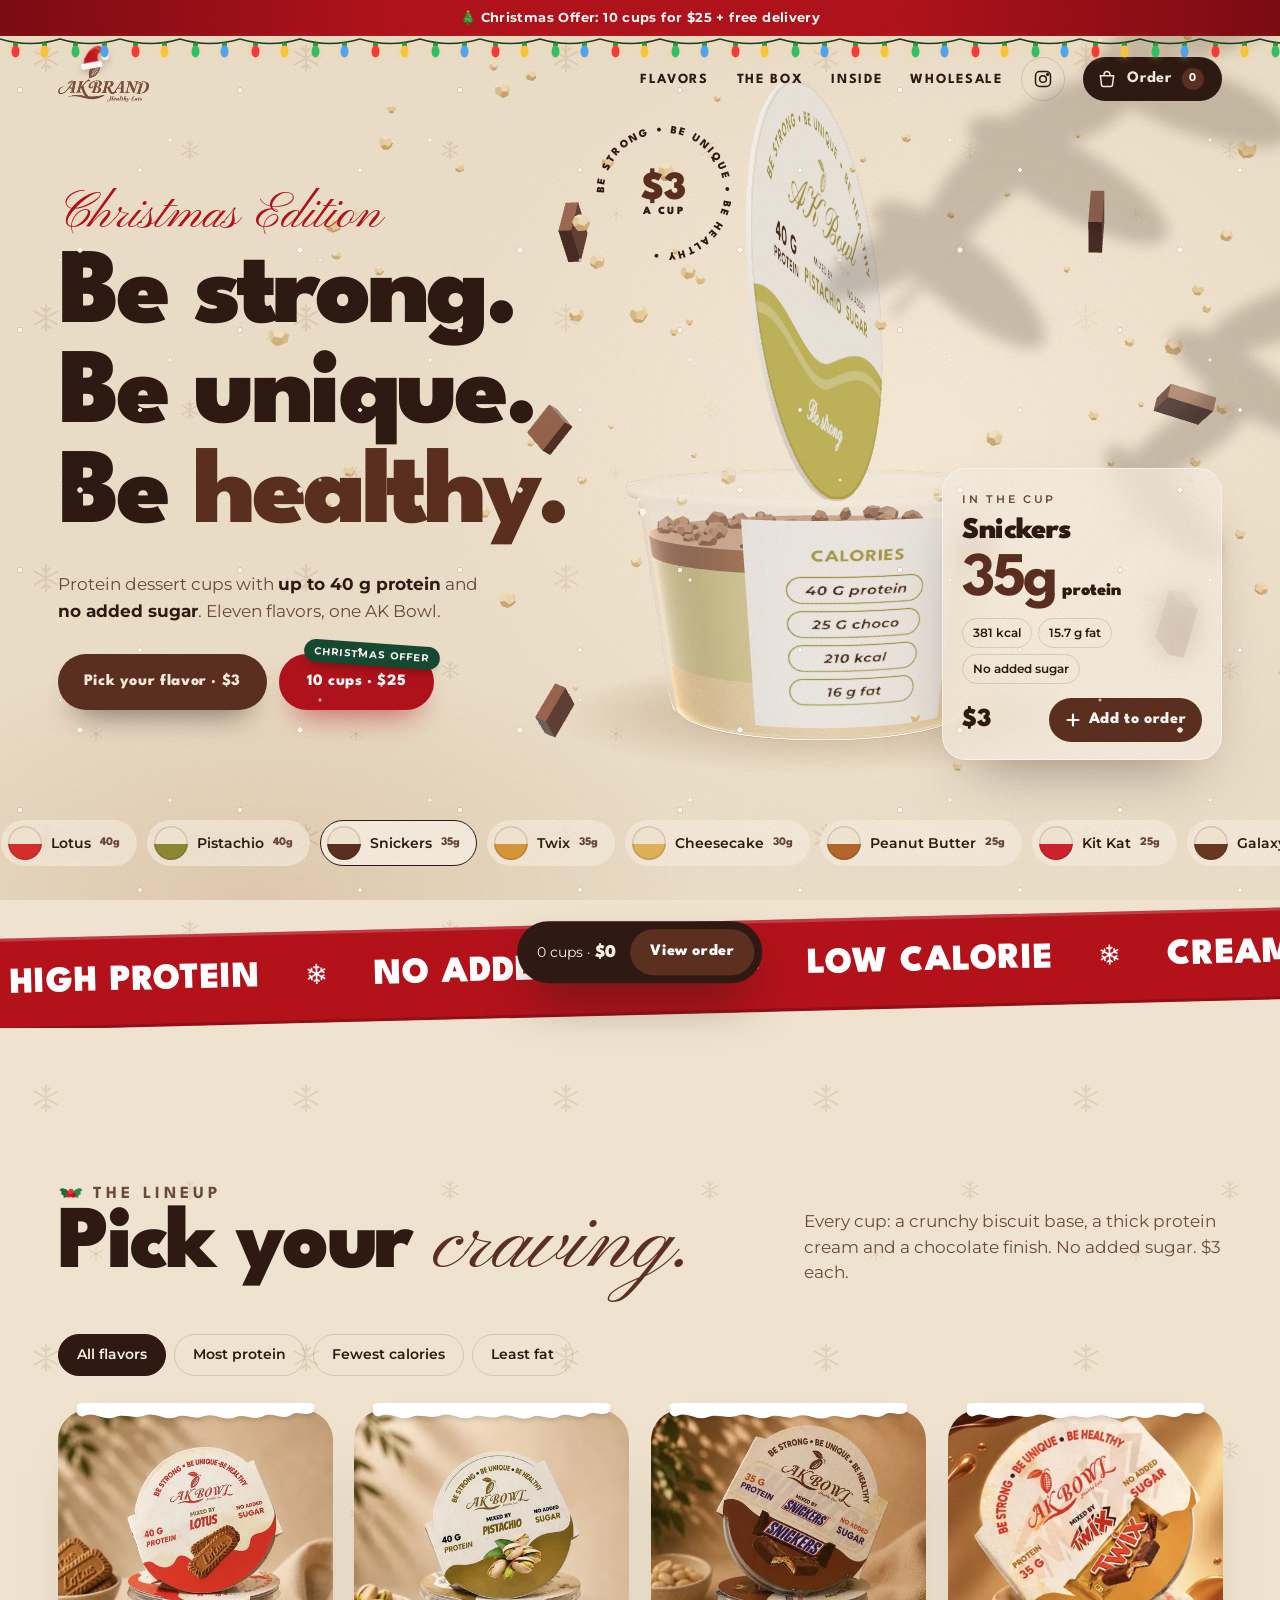
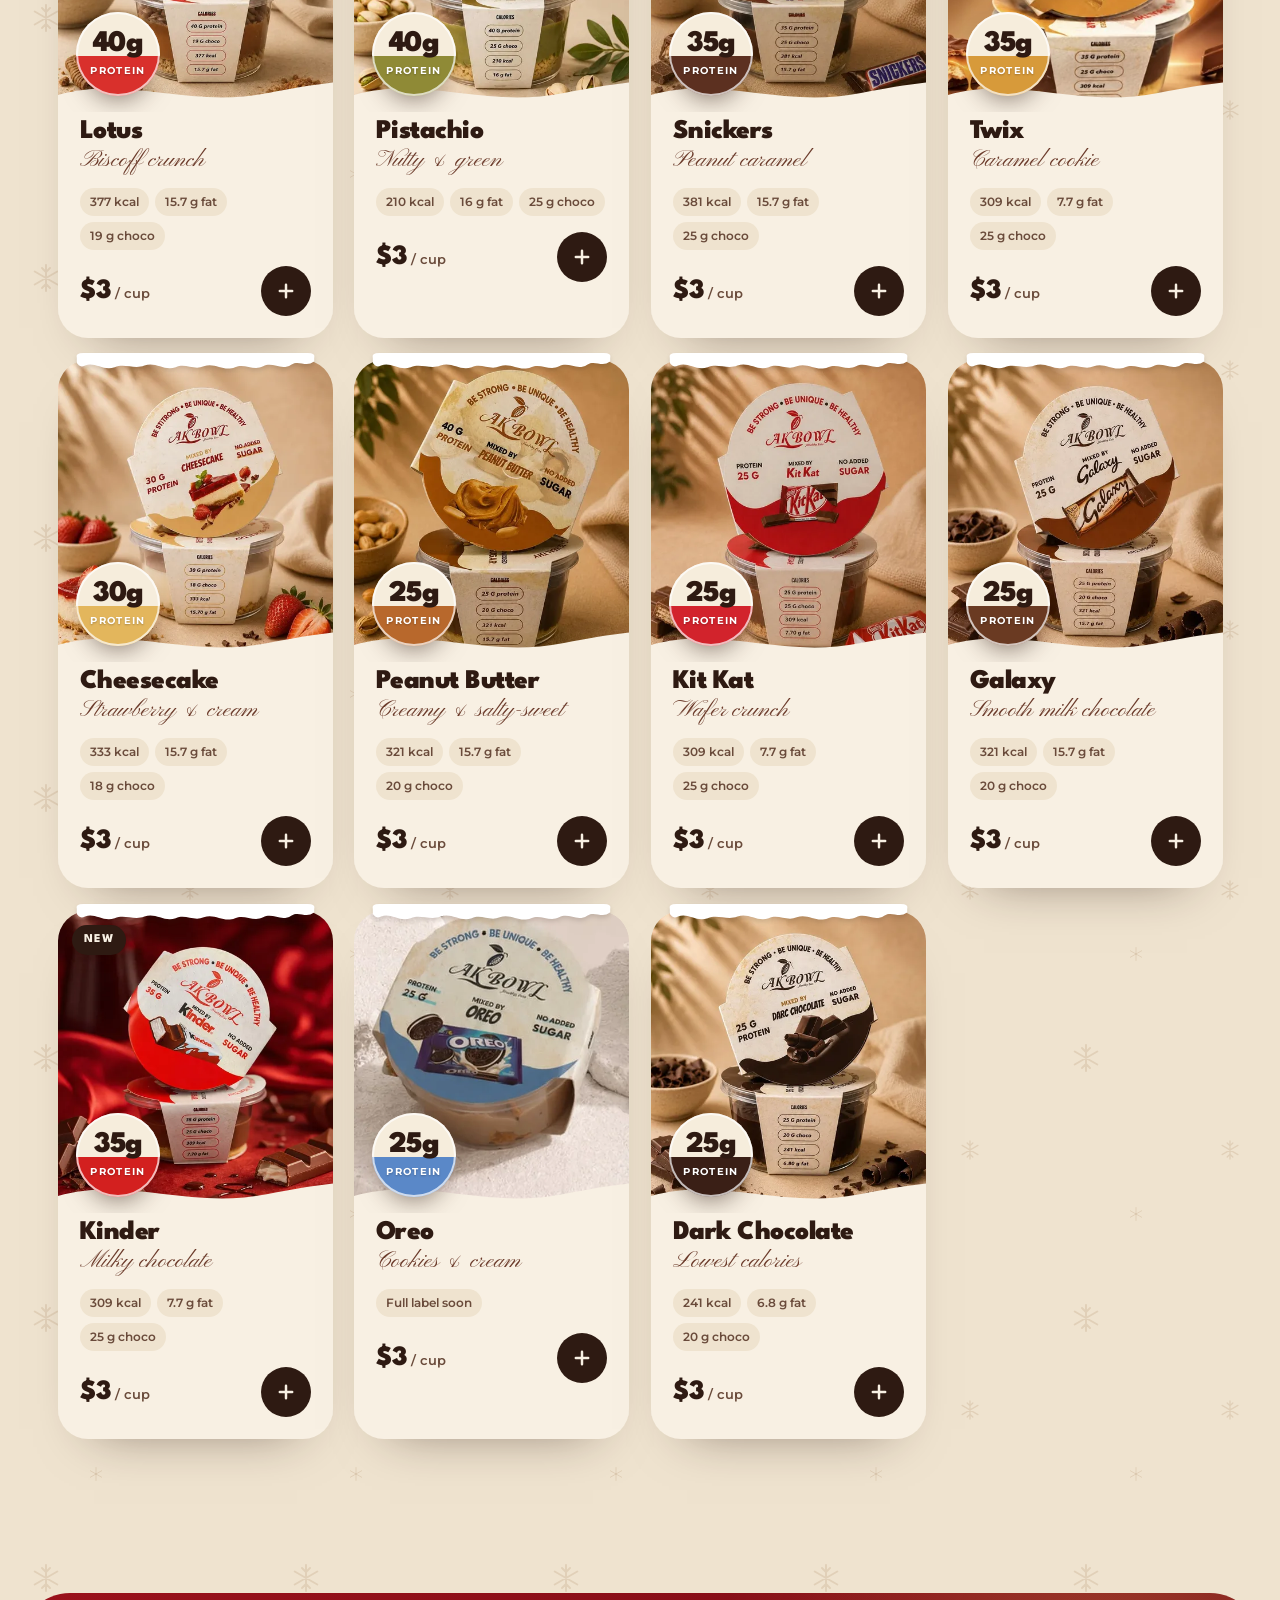
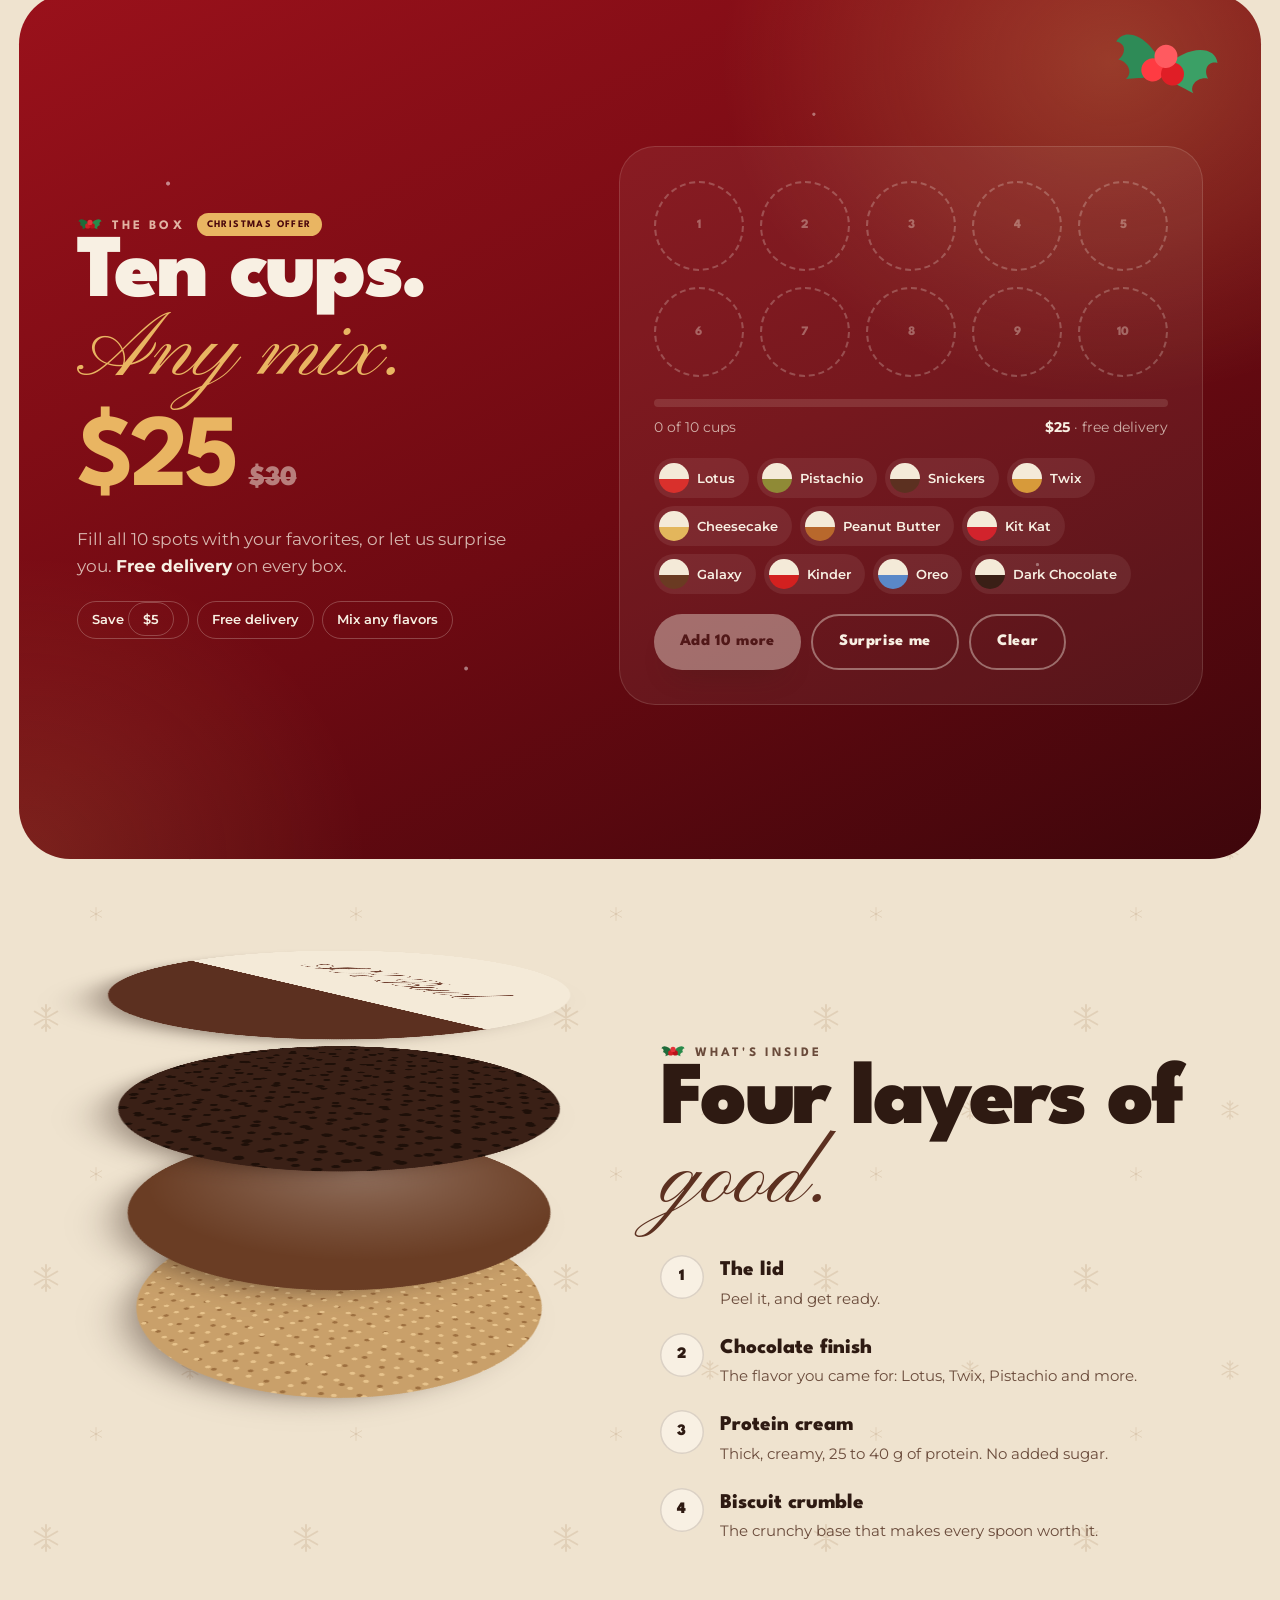
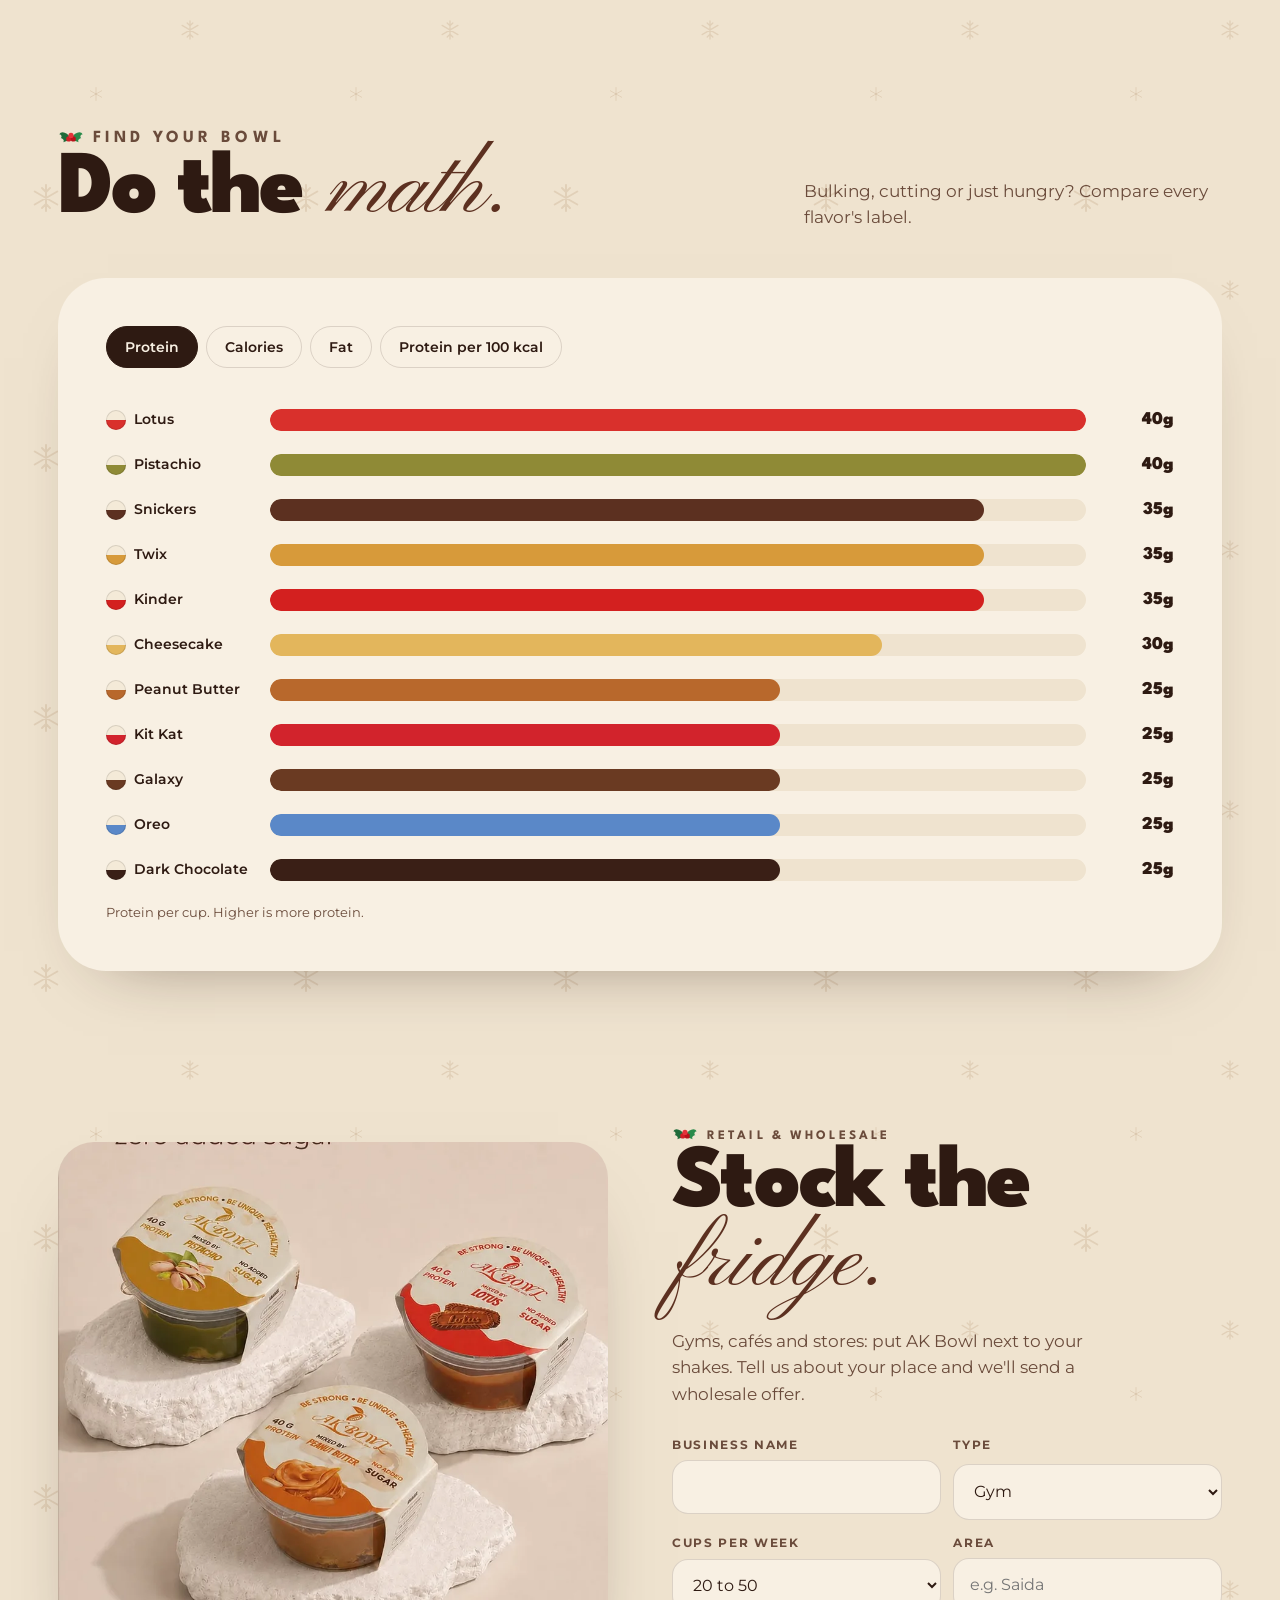
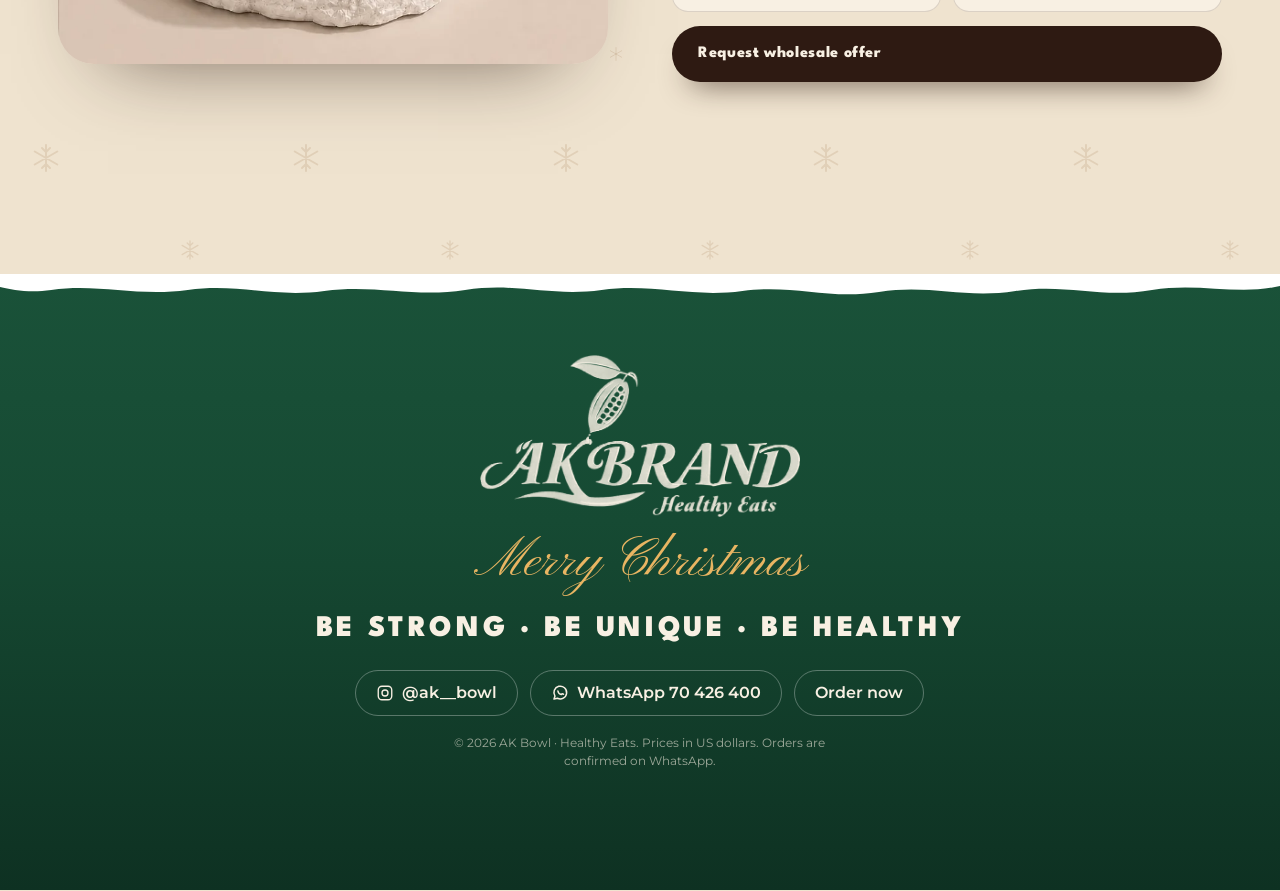
<file: index.html>
<!doctype html>
<html lang="en">
<head>
<meta charset="utf-8">
<meta name="viewport" content="width=device-width,initial-scale=1,viewport-fit=cover">
<title>AK Bowl · High-protein dessert cups</title>
<meta name="description" content="AK Bowl protein cups: up to 40 g protein, no added sugar. $3 a cup, 10 cups for $25 with free delivery.">
<meta property="og:type" content="website">
<meta property="og:site_name" content="AK Bowl">
<meta property="og:title" content="AK Bowl · High-protein dessert cups">
<meta property="og:description" content="Up to 40 g protein, no added sugar. Order on WhatsApp: 10 cups for $25 with free delivery.">
<meta property="og:url" content="https://ak-bowl.vercel.app/">
<meta property="og:image" content="https://ak-bowl.vercel.app/assets/og.jpg">
<meta property="og:image:width" content="1200">
<meta property="og:image:height" content="630">
<link rel="canonical" href="https://ak-bowl.vercel.app/">
<meta name="twitter:card" content="summary_large_image">
<link rel="apple-touch-icon" href="assets/pod.png">
<meta name="theme-color" content="#EFE3CF">
<link rel="icon" href="assets/pod.png">
<link rel="preload" href="assets/fonts/league-spartan-latin-900-normal.woff2" as="font" type="font/woff2" crossorigin>
<link rel="preload" href="assets/fonts/montserrat-latin-400-normal.woff2" as="font" type="font/woff2" crossorigin>
<link rel="preload" href="assets/fonts/pinyon-script-latin-400-normal.woff2" as="font" type="font/woff2" crossorigin>
<script src="data.js"></script>
<script>/* admin preview: ?preview=1 shows the unpublished draft saved by admin.html in this browser */
try { if (/[?&]preview=1/.test(location.search)) { const d = JSON.parse(localStorage.getItem('akbowl-admin-draft') || 'null'); if (d && d.config) { window.AK = d.config; window.AK._photos = d.photos || {}; window.AK_PREVIEW = 1; } } } catch (e) {}</script>
<script>/* seasonal look: "season" in data.js (or the Christmas switch in admin.html) */
if (window.AK && AK.season === 'christmas') document.documentElement.classList.add('xmas');</script>
<link rel="stylesheet" href="assets/xmas.css">
<script type="importmap">{"imports":{"three":"./assets/vendor/three.module.min.js"}}</script>
<style>
@font-face{font-family:"League Spartan";font-weight:700;font-style:normal;font-display:swap;src:url(assets/fonts/league-spartan-latin-700-normal.woff2) format("woff2")}
@font-face{font-family:"League Spartan";font-weight:800;font-style:normal;font-display:swap;src:url(assets/fonts/league-spartan-latin-800-normal.woff2) format("woff2")}
@font-face{font-family:"League Spartan";font-weight:900;font-style:normal;font-display:swap;src:url(assets/fonts/league-spartan-latin-900-normal.woff2) format("woff2")}
@font-face{font-family:"Montserrat";font-weight:400;font-style:normal;font-display:swap;src:url(assets/fonts/montserrat-latin-400-normal.woff2) format("woff2")}
@font-face{font-family:"Montserrat";font-weight:500;font-style:normal;font-display:swap;src:url(assets/fonts/montserrat-latin-500-normal.woff2) format("woff2")}
@font-face{font-family:"Montserrat";font-weight:600;font-style:normal;font-display:swap;src:url(assets/fonts/montserrat-latin-600-normal.woff2) format("woff2")}
@font-face{font-family:"Montserrat";font-weight:700;font-style:normal;font-display:swap;src:url(assets/fonts/montserrat-latin-700-normal.woff2) format("woff2")}
@font-face{font-family:"Montserrat";font-weight:800;font-style:italic;font-display:swap;src:url(assets/fonts/montserrat-latin-800-italic.woff2) format("woff2")}
@font-face{font-family:"Pinyon Script";font-weight:400;font-style:normal;font-display:swap;src:url(assets/fonts/pinyon-script-latin-400-normal.woff2) format("woff2")}
:root{
  --sand:#EFE3CF;--sand2:#E5D4B8;--paper:#F8F0E3;--cocoa:#2E1A12;--cocoa2:#6A4B3B;--brown:#6B3A2A;--line:rgba(46,26,18,.14);
  --acc:#D9302C;--accfill:#B0723A;
  --spartan:"League Spartan","Montserrat",system-ui,sans-serif;--sans:"Montserrat",system-ui,sans-serif;--script:"Pinyon Script","Great Vibes",cursive;
  --gut:clamp(16px,4.5vw,64px);--ease:cubic-bezier(.22,1,.36,1);--spring:cubic-bezier(.34,1.56,.64,1);
}
*{box-sizing:border-box;margin:0;padding:0}
html{scroll-behavior:smooth;-webkit-text-size-adjust:100%}
body{background:var(--sand);color:var(--cocoa);font-family:var(--sans);font-size:16px;line-height:1.5;overflow-x:hidden;-webkit-font-smoothing:antialiased}
body::before{content:"";position:fixed;inset:0;pointer-events:none;z-index:300;opacity:.32;mix-blend-mode:multiply;
  background-image:url("data:image/svg+xml,%3Csvg xmlns='http://www.w3.org/2000/svg' width='160' height='160'%3E%3Cfilter id='n'%3E%3CfeTurbulence type='fractalNoise' baseFrequency='.9' numOctaves='2' stitchTiles='stitch'/%3E%3CfeColorMatrix values='0 0 0 0 .45 0 0 0 0 .32 0 0 0 0 .2 0 0 0 .5 0'/%3E%3C/filter%3E%3Crect width='160' height='160' filter='url(%23n)'/%3E%3C/svg%3E")}
body.locked{overflow:hidden}
img{display:block;max-width:100%}
button,input,select,textarea{font:inherit;color:inherit}
button{cursor:pointer;background:none;border:0}
a{color:inherit}
:focus-visible{outline:2.5px solid var(--acc);outline-offset:3px;border-radius:8px}
.wrap{width:min(1240px,100% - var(--gut)*2);margin-inline:auto}
.script{font-family:var(--script);font-weight:400}
.eyebrow{font-family:var(--spartan);font-weight:700;font-size:13px;letter-spacing:.24em;text-transform:uppercase;color:var(--cocoa2)}
.h2{font-family:var(--spartan);font-weight:900;font-size:clamp(44px,7vw,104px);line-height:.88;letter-spacing:-.03em}
.h2 em{font-family:var(--script);font-weight:400;font-style:normal;letter-spacing:0;color:var(--acc);font-size:1.02em;line-height:.8;transition:color .6s}
.sr{position:absolute;width:1px;height:1px;overflow:hidden;clip:rect(0 0 0 0);white-space:nowrap}
.reveal{opacity:0;transform:translateY(40px);transition:opacity 1s var(--ease),transform 1.1s var(--ease)}
.reveal.in{opacity:1;transform:none}

/* loader */
.loader{position:fixed;inset:0;z-index:400;display:grid;place-items:center;background:var(--sand);transition:opacity .7s var(--ease),visibility 0s linear .7s}
.loader.out{opacity:0;visibility:hidden}
.loader .in{display:grid;justify-items:center;gap:14px;text-align:center}
.loader img{width:70px;animation:bob 1.6s var(--ease) infinite}
.loader b{font-family:var(--spartan);font-weight:900;font-size:clamp(34px,6vw,58px);letter-spacing:-.02em;line-height:.9}
.loader small{font-size:12px;letter-spacing:.3em;text-transform:uppercase;color:var(--cocoa2)}
.loader .dots{display:flex;gap:8px}.loader .dots i{width:9px;height:9px;border-radius:50%;background:var(--cocoa);animation:dot 1s infinite}
.loader .dots i:nth-child(2){animation-delay:.15s}.loader .dots i:nth-child(3){animation-delay:.3s}
@keyframes dot{0%,100%{transform:translateY(0);opacity:.35}50%{transform:translateY(-8px);opacity:1}}
@keyframes bob{0%,100%{transform:translateY(0) rotate(-4deg)}50%{transform:translateY(-8px) rotate(4deg)}}

/* header */
.hd{position:fixed;top:0;left:0;right:0;z-index:50;display:flex;align-items:center;gap:18px;padding:14px var(--gut);transition:background .4s,box-shadow .4s,padding .4s var(--ease)}
.hd.solid{background:rgba(239,227,207,.86);-webkit-backdrop-filter:blur(14px);backdrop-filter:blur(14px);box-shadow:0 1px 0 var(--line);padding-block:8px}
.hd .logo img{height:46px;width:auto;transition:height .4s var(--ease)}
.hd.solid .logo img{height:38px}
.hd .logo{margin-right:auto}
.hd nav{display:flex;gap:28px}
.hd nav a{font-family:var(--spartan);font-weight:700;font-size:14px;letter-spacing:.12em;text-transform:uppercase;text-decoration:none;position:relative;padding:6px 0}
.hd nav a::after{content:"";position:absolute;left:0;right:0;bottom:0;height:2px;background:var(--acc);transform:scaleX(0);transform-origin:left;transition:transform .4s var(--ease),background .6s}
.hd nav a:hover::after{transform:scaleX(1)}
.icbtn{width:44px;height:44px;border-radius:50%;display:grid;place-items:center;border:1.5px solid var(--line);transition:background .3s,border-color .3s}
.icbtn:hover{background:var(--paper);border-color:var(--cocoa)}
.icbtn svg{width:20px;height:20px}
.cartbtn{position:relative;display:flex;align-items:center;gap:10px;height:44px;padding:0 18px 0 14px;border-radius:999px;background:var(--cocoa);color:var(--paper);font-family:var(--spartan);font-weight:700;letter-spacing:.06em}
.cartbtn svg{width:20px;height:20px}
.cartbtn .n{min-width:22px;height:22px;border-radius:11px;background:var(--acc);color:#fff;display:grid;place-items:center;font-size:12px;padding:0 6px;transition:background .6s}
.cartbtn.bump{animation:bump .5s var(--spring)}
@keyframes bump{40%{transform:scale(1.14)}}

/* hero */
.hero{position:relative;min-height:100svh;display:grid;grid-template-columns:minmax(0,1fr) minmax(0,1fr);align-items:center;padding:120px var(--gut) 120px;overflow:hidden;isolation:isolate}
.hero::before{content:"";position:absolute;inset:0;z-index:-2;background:radial-gradient(60% 70% at 72% 48%,#F9EEDC 0%,rgba(249,238,220,0) 70%),radial-gradient(50% 40% at 20% 100%,rgba(176,114,58,.18),transparent 70%)}
#stage3d{position:absolute;inset:0;z-index:0;touch-action:pan-y;cursor:grab}
#stage3d.grab{cursor:grabbing}
#stage3d canvas{width:100%!important;height:100%!important;display:block}
.hero .fallback{position:absolute;right:var(--gut);top:50%;width:min(40vw,460px);transform:translateY(-50%);border-radius:32px;overflow:hidden;opacity:0;z-index:0;box-shadow:0 40px 80px -40px rgba(46,26,18,.6)}
.no3d .hero .fallback{opacity:1}
.leaves{position:absolute;inset:-10% -10% auto auto;width:70%;height:90%;z-index:1;pointer-events:none;opacity:.22;mix-blend-mode:multiply;filter:blur(7px);transform-origin:90% 0;animation:sway 9s ease-in-out infinite alternate}
@keyframes sway{from{transform:rotate(-3deg) translateX(0)}to{transform:rotate(4deg) translateX(-20px)}}
.hero-txt{position:relative;z-index:2;max-width:640px;pointer-events:none}
.hero-txt>*{pointer-events:auto}
.hero-txt .script{font-size:clamp(34px,4vw,52px);color:var(--brown);line-height:1;margin-bottom:6px}
.hero h1{font-family:var(--spartan);font-weight:900;font-size:clamp(54px,8.4vw,128px);line-height:.86;letter-spacing:-.035em}
.hero h1 .ln{display:block;overflow:hidden;padding:.04em 0 .03em}
.hero h1 .ln>span{display:inline-block;transform:translateY(110%);transition:transform 1.1s var(--ease);transition-delay:calc(var(--i)*.1s + .15s)}
.ready .hero h1 .ln>span{transform:none}
.hero h1 em{font-style:normal;color:var(--acc);transition:color .6s}
.lead{margin-top:24px;font-size:clamp(16px,1.3vw,19px);line-height:1.6;color:var(--cocoa2);max-width:40ch}
.lead b{color:var(--cocoa)}
.cta{display:flex;flex-wrap:wrap;gap:12px;margin-top:30px}
.btn{display:inline-flex;align-items:center;gap:10px;height:56px;padding:0 26px;border-radius:999px;background:var(--cocoa);color:var(--paper);font-family:var(--spartan);font-weight:800;font-size:16px;letter-spacing:.04em;text-decoration:none;transition:transform .4s var(--spring),box-shadow .4s,background .3s;box-shadow:0 18px 30px -18px rgba(46,26,18,.8)}
.btn:hover{transform:translateY(-3px)}
.btn.ghost{background:transparent;color:var(--cocoa);border:2px solid var(--cocoa);box-shadow:none}
.btn.acc{background:var(--acc);transition:transform .4s var(--spring),background .6s}
.btn svg{width:18px;height:18px}
/* now in the cup */
.now{position:absolute;z-index:2;right:var(--gut);bottom:140px;width:280px;padding:18px 20px;border-radius:24px;background:rgba(248,240,227,.78);-webkit-backdrop-filter:blur(14px);backdrop-filter:blur(14px);box-shadow:0 30px 60px -30px rgba(46,26,18,.5),inset 0 0 0 1px rgba(255,255,255,.6)}
.now .k{font-size:11px;letter-spacing:.24em;text-transform:uppercase;color:var(--cocoa2);font-weight:600}
.now h3{font-family:var(--spartan);font-weight:900;font-size:30px;line-height:1;margin:6px 0 10px;letter-spacing:-.02em}
.now .big{display:flex;align-items:baseline;gap:6px;font-family:var(--spartan);font-weight:900;color:var(--acc);transition:color .6s}
.now .big b{font-size:62px;line-height:.8;letter-spacing:-.04em}
.now .big span{font-size:18px;color:var(--cocoa)}
.now .mini{display:flex;gap:6px;flex-wrap:wrap;margin:12px 0 14px}
.now .mini span{font-size:12px;font-weight:600;padding:5px 10px;border-radius:999px;border:1.5px solid var(--line)}
.now .row{display:flex;align-items:center;justify-content:space-between}
.now .price{font-family:var(--spartan);font-weight:900;font-size:26px}
.addpill{display:inline-flex;align-items:center;gap:8px;height:44px;padding:0 16px;white-space:nowrap;border-radius:999px;background:var(--acc);color:#fff;font-family:var(--spartan);font-weight:800;letter-spacing:.04em;transition:background .6s,transform .3s var(--spring)}
.addpill:hover{transform:scale(1.05)}
.addpill svg{width:16px;height:16px}
.rail{position:absolute;z-index:3;left:0;right:0;bottom:28px;display:flex;gap:10px;padding:6px var(--gut);overflow-x:auto;scrollbar-width:none;scroll-snap-type:x proximity}
.rail::-webkit-scrollbar{display:none}
.chip{flex:none;scroll-snap-align:start;display:flex;align-items:center;gap:9px;height:46px;padding:0 16px 0 6px;border-radius:999px;background:rgba(248,240,227,.75);-webkit-backdrop-filter:blur(10px);backdrop-filter:blur(10px);border:1.5px solid transparent;font-weight:600;font-size:14px;white-space:nowrap;transition:border-color .3s,background .3s,transform .3s var(--spring)}
.chip i{width:34px;height:34px;border-radius:50%;background:linear-gradient(to bottom,#F4EAD8 54%,var(--c) 54%);box-shadow:inset 0 0 0 1.5px rgba(46,26,18,.15)}
.chip small{font-family:var(--spartan);font-weight:800;color:var(--cocoa2)}
.chip[aria-pressed="true"]{border-color:var(--cocoa);background:var(--paper)}
.chip:hover{transform:translateY(-2px)}
.ring{position:absolute;z-index:2;left:46%;top:118px;width:150px;height:150px;pointer-events:none}
.ring svg{width:100%;height:100%;animation:spin 18s linear infinite}
.ring text{font-family:var(--spartan);font-weight:800;font-size:11.2px;letter-spacing:.22em;fill:var(--cocoa)}
.ring b{position:absolute;inset:0;display:grid;place-items:center;font-family:var(--spartan);font-weight:900;font-size:40px;line-height:1;color:var(--acc);transition:color .6s}
.ring.long b{font-size:30px}
.ring b small{display:block;font-size:11px;letter-spacing:.2em;color:var(--cocoa);text-align:center;margin-top:-4px}
@keyframes spin{to{transform:rotate(360deg)}}

/* marquee */
.mwrap{overflow:hidden;padding:14px 0}
.marquee{background:var(--cocoa);color:var(--paper);overflow:hidden;padding:18px 0;transform:rotate(-1.4deg) scale(1.02);margin:10px 0 0}
.marquee .tr{display:flex;width:max-content;animation:mq 28s linear infinite}
.marquee span{font-family:var(--spartan);font-weight:900;font-size:clamp(22px,3vw,36px);letter-spacing:.02em;padding:0 22px;white-space:nowrap;display:flex;align-items:center;gap:44px}
.marquee span::after{content:"";width:14px;height:14px;border-radius:50%;background:var(--acc);transition:background .6s}
@keyframes mq{to{transform:translateX(-50%)}}

/* flavours */
.sec{padding:clamp(90px,12vw,160px) 0}
.sec-head{display:flex;flex-wrap:wrap;align-items:flex-end;justify-content:space-between;gap:24px;margin-bottom:48px}
.sec-head p{max-width:38ch;color:var(--cocoa2);font-size:17px}
.tabs{display:flex;flex-wrap:wrap;gap:8px;margin-bottom:34px}
.tab{height:42px;padding:0 18px;border-radius:999px;border:1.5px solid var(--line);font-weight:600;font-size:14px;transition:background .3s,color .3s,border-color .3s}
.tab[aria-pressed="true"]{background:var(--cocoa);color:var(--paper);border-color:var(--cocoa)}
.grid{display:grid;grid-template-columns:repeat(auto-fill,minmax(260px,1fr));gap:22px}
.card{position:relative;border-radius:30px;background:var(--paper);box-shadow:0 1px 0 rgba(255,255,255,.7) inset,0 26px 50px -36px rgba(46,26,18,.55);transform-style:preserve-3d;transition:transform .5s var(--ease),box-shadow .5s;will-change:transform}
.card:hover{box-shadow:0 1px 0 rgba(255,255,255,.7) inset,0 40px 70px -36px rgba(46,26,18,.65)}
.card .ph{position:relative;aspect-ratio:4/4.4;border-radius:30px 30px 0 0;overflow:hidden;background:var(--sand2)}
.card .ph img{width:100%;height:100%;object-fit:cover;object-position:50% 46%;transition:transform 1s var(--ease)}
.card:hover .ph img{transform:scale(1.06)}
.card .ph button{position:absolute;inset:0;width:100%}
.card .wave{position:absolute;left:0;right:0;bottom:-1px;height:44px;color:var(--paper)}
.card .pro{position:absolute;left:18px;bottom:16px;width:84px;height:84px;border-radius:50%;display:grid;place-content:center;text-align:center;background:linear-gradient(to bottom,#F6EDDC 52%,var(--c) 52%);box-shadow:0 14px 26px -12px rgba(46,26,18,.6),inset 0 0 0 2px rgba(255,255,255,.7);transform:translateZ(40px)}
.card .pro b{font-family:var(--spartan);font-weight:900;font-size:30px;line-height:.9;letter-spacing:-.03em;color:var(--cocoa)}
.card .pro small{font-size:9.5px;font-weight:700;letter-spacing:.14em;color:#fff;margin-top:6px;text-shadow:0 1px 2px rgba(0,0,0,.25)}
.card .bd{padding:6px 22px 22px}
.card h3{font-family:var(--spartan);font-weight:900;font-size:27px;line-height:1;letter-spacing:-.02em}
.card .tag{font-family:var(--script);font-size:24px;color:var(--brown);line-height:1.3}
.card .mac{display:flex;flex-wrap:wrap;gap:6px;margin:12px 0 16px}
.card .mac span{font-size:12px;font-weight:600;padding:5px 10px;border-radius:999px;background:var(--sand);color:var(--cocoa2)}
.card .ft{display:flex;align-items:center;justify-content:space-between}
.card .price{font-family:var(--spartan);font-weight:900;font-size:28px}
.card .price small{font-size:13px;font-weight:600;color:var(--cocoa2);font-family:var(--sans);margin-left:4px}
.add{width:50px;height:50px;border-radius:50%;background:var(--cocoa);color:var(--paper);display:grid;place-items:center;transition:transform .35s var(--spring),background .3s}
.add:hover{transform:scale(1.1) rotate(90deg);background:var(--c,var(--acc))}
.add svg,.step svg{width:18px;height:18px}
.step{display:flex;align-items:center;gap:4px;height:50px;padding:4px;border-radius:999px;background:var(--cocoa);color:var(--paper)}
.step button{width:42px;height:42px;border-radius:50%;display:grid;place-items:center;transition:background .2s}
.step button:hover{background:rgba(255,255,255,.14)}
.step output{min-width:22px;text-align:center;font-family:var(--spartan);font-weight:800;font-size:18px}
.card.flash{animation:flash 1.3s var(--ease)}
@keyframes flash{30%{box-shadow:0 0 0 6px var(--c),0 30px 60px -30px rgba(46,26,18,.6)}}

/* box */
.box{background:var(--cocoa);color:var(--paper);border-radius:clamp(28px,4vw,56px);margin:0 clamp(8px,1.5vw,24px);position:relative;overflow:hidden}
.box::before{content:"";position:absolute;inset:0;background:radial-gradient(50% 60% at 85% 10%,rgba(217,48,44,.28),transparent 70%),radial-gradient(40% 50% at 0% 100%,rgba(215,154,58,.22),transparent 70%);pointer-events:none}
.box .wrap{position:relative;display:grid;grid-template-columns:minmax(0,.9fr) minmax(0,1.1fr);gap:clamp(30px,5vw,80px);align-items:center}
.box .eyebrow{color:rgba(248,240,227,.6)}
.box .h2 em{color:#E9B562}
.box .deal{display:flex;align-items:baseline;gap:14px;margin:26px 0 8px;font-family:var(--spartan);font-weight:900}
.box .deal b{font-size:clamp(64px,8vw,110px);line-height:.8;letter-spacing:-.04em;color:#E9B562}
.box .deal s{font-size:28px;opacity:.5}
.box .lead{color:rgba(248,240,227,.75)}
.box .lead b{color:var(--paper)}
.perks{display:flex;flex-wrap:wrap;gap:8px;margin-top:22px}
.perks span{font-size:13px;font-weight:600;padding:8px 14px;border-radius:999px;border:1.5px solid rgba(248,240,227,.25)}
.tray{background:rgba(248,240,227,.06);border:1.5px solid rgba(248,240,227,.14);border-radius:36px;padding:clamp(18px,3vw,34px)}
.slots{display:grid;grid-template-columns:repeat(5,1fr);gap:clamp(8px,1.4vw,16px)}
.slot{aspect-ratio:1;border-radius:50%;border:2px dashed rgba(248,240,227,.25);display:grid;place-items:center;position:relative;font-family:var(--spartan);font-weight:800;font-size:13px;color:rgba(248,240,227,.35);transition:border-color .3s}
.slot.on{border:0;background:linear-gradient(to bottom,#F4EAD8 55%,var(--c) 55%);color:var(--cocoa);box-shadow:0 14px 24px -12px rgba(0,0,0,.6),inset 0 0 0 2px rgba(255,255,255,.5);animation:pop .5s var(--spring)}
.slot.on span{transform:translateY(-22%);font-size:clamp(9px,1.1vw,12px);letter-spacing:.04em;text-align:center;line-height:1}
@keyframes pop{0%{transform:scale(.3) rotate(-30deg)}100%{transform:none}}
.prog{height:8px;border-radius:4px;background:rgba(248,240,227,.12);margin:22px 0 10px;overflow:hidden}
.prog i{display:block;height:100%;width:0;background:linear-gradient(90deg,#E9B562,#D9302C);border-radius:4px;transition:width .6s var(--ease)}
.trayinfo{display:flex;justify-content:space-between;font-size:14px;color:rgba(248,240,227,.7)}
.trayinfo b{color:var(--paper)}
.mini-flavors{display:flex;flex-wrap:wrap;gap:8px;margin:20px 0}
.mf{display:flex;align-items:center;gap:8px;height:40px;padding:0 14px 0 5px;border-radius:999px;background:rgba(248,240,227,.08);font-size:13px;font-weight:600;transition:background .2s,transform .3s var(--spring)}
.mf:hover{background:rgba(248,240,227,.16);transform:translateY(-2px)}
.mf i{width:30px;height:30px;border-radius:50%;background:linear-gradient(to bottom,#F4EAD8 54%,var(--c) 54%)}
.tray .acts{display:flex;flex-wrap:wrap;gap:10px}
.tray .btn{background:var(--paper);color:var(--cocoa)}
.tray .btn.ghost{background:transparent;color:var(--paper);border-color:rgba(248,240,227,.4)}
.tray .btn[disabled]{opacity:.4;pointer-events:none}

/* layers */
.layers .wrap{display:grid;grid-template-columns:minmax(0,1fr) minmax(0,1fr);gap:40px;align-items:center}
.stack{position:relative;height:clamp(380px,46vw,560px);perspective:1100px;display:grid;place-items:center}
.stack .disc{position:absolute;width:min(78%,400px);aspect-ratio:1;border-radius:50%;transform:rotateX(64deg) rotateZ(var(--rz,0deg)) translateZ(calc(var(--i)*var(--gap,14px)));box-shadow:0 30px 40px -20px rgba(46,26,18,.5);transition:transform .25s linear}
.d0{background:radial-gradient(circle at 30% 30%,#E7C38C 0 2px,transparent 3px) 0 0/18px 18px,radial-gradient(circle at 70% 60%,#9E7040 0 2px,transparent 3px) 0 0/23px 23px,#C9A06A}
.d1{background:radial-gradient(circle at 40% 35%,rgba(255,255,255,.25),transparent 60%),var(--accfill);transition:background .6s,transform .25s linear}
.d2{background:radial-gradient(circle at 30% 30%,#1e0f08 0 4px,transparent 5px) 0 0/30px 30px,radial-gradient(circle at 60% 70%,#1e0f08 0 3px,transparent 4px) 0 0/22px 22px,#3A2016}
.d3{background:linear-gradient(to bottom,#F4EAD8 56%,var(--acc) 56%);box-shadow:0 30px 40px -20px rgba(46,26,18,.5),inset 0 0 0 3px rgba(255,255,255,.6);transition:background .6s,transform .25s linear}
.d3::after{content:"AK Bowl";position:absolute;inset:0;display:grid;place-items:center;font-family:var(--script);font-size:clamp(34px,5vw,58px);color:var(--brown);transform:translateY(-14%)}
.lyr{list-style:none;display:grid;gap:22px;margin-top:34px}
.lyr li{display:grid;grid-template-columns:44px 1fr;gap:16px;align-items:start}
.lyr i{width:44px;height:44px;border-radius:50%;display:grid;place-items:center;font-style:normal;font-family:var(--spartan);font-weight:900;background:var(--paper);box-shadow:inset 0 0 0 1.5px var(--line)}
.lyr b{font-family:var(--spartan);font-weight:800;font-size:21px;display:block}
.lyr span{color:var(--cocoa2);font-size:15px}

/* compare */
.cmp{background:var(--paper);border-radius:clamp(28px,4vw,48px);padding:clamp(22px,4vw,48px);box-shadow:0 30px 70px -50px rgba(46,26,18,.6)}
.bars{display:grid;gap:10px}
.bar{display:grid;grid-template-columns:150px 1fr 74px;align-items:center;gap:14px;text-align:left;padding:4px 0;border-radius:12px}
.bar .nm{font-weight:600;font-size:14px;display:flex;align-items:center;gap:8px}
.bar .nm i{width:20px;height:20px;border-radius:50%;flex:none;background:linear-gradient(to bottom,#F4EAD8 50%,var(--c) 50%);box-shadow:inset 0 0 0 1px rgba(0,0,0,.12)}
.bar .tr{height:22px;border-radius:11px;background:var(--sand);overflow:hidden}
.bar .tr span{display:block;height:100%;width:0;border-radius:11px;background:var(--c);transition:width .9s var(--ease)}
.bar .v{font-family:var(--spartan);font-weight:900;font-size:18px;text-align:right}
.bar:hover .nm{text-decoration:underline}
.cmp .note{margin-top:16px;font-size:13px;color:var(--cocoa2)}

/* wholesale */
.ws{display:grid;grid-template-columns:minmax(0,1fr) minmax(0,1fr);gap:clamp(30px,5vw,80px);align-items:center}
.ws .photo{border-radius:36px;overflow:hidden;aspect-ratio:4/3.8;box-shadow:0 40px 80px -50px rgba(46,26,18,.7)}
.ws .photo img{width:100%;height:100%;object-fit:cover;object-position:50% 100%}
.form{display:grid;gap:14px;margin-top:28px}
.field{display:grid;gap:6px}
.field label,.field legend{font-size:12px;font-weight:700;letter-spacing:.14em;text-transform:uppercase;color:var(--cocoa2)}
.field input,.field select,.field textarea{width:100%;min-height:52px;padding:14px 16px;border-radius:16px;border:1.5px solid var(--line);background:var(--paper);font-size:16px;transition:border-color .2s}
.field input:focus,.field select:focus,.field textarea:focus{outline:0;border-color:var(--cocoa)}
.field .err{font-size:13px;color:#B3261E;min-height:0}
.two{display:grid;grid-template-columns:1fr 1fr;gap:12px}

/* owner settings: banner, badges, sold out, promo */
.ann{position:fixed;top:0;left:0;right:0;z-index:52;height:36px;display:flex;align-items:center;justify-content:center;padding:0 14px;background:var(--cocoa);color:var(--paper);font-size:13px;font-weight:600;letter-spacing:.02em;white-space:nowrap;overflow:hidden;text-overflow:ellipsis}
.ann.closed{background:#A8261F}
.ann[hidden]{display:none}
body.has-ann .hd{top:36px}
body.has-ann .toast{bottom:100px}
.card .badges{position:absolute;top:14px;left:14px;z-index:2;display:flex;gap:6px;pointer-events:none}
.card .badge{padding:6px 12px;border-radius:999px;font-family:var(--spartan);font-weight:800;font-size:12px;letter-spacing:.12em;text-transform:uppercase;box-shadow:0 8px 16px -8px rgba(0,0,0,.4)}
.badge.new{background:var(--cocoa);color:var(--paper)}
.badge.out{background:#fff;color:#A8261F}
.card.soldout .ph img{filter:grayscale(.75) opacity(.7)}
.soldtxt{font-family:var(--spartan);font-weight:800;font-size:14px;letter-spacing:.08em;text-transform:uppercase;color:#A8261F}
.promo{display:flex;gap:8px;margin-top:18px}
.promo input{flex:1;min-width:0;min-height:48px;padding:0 14px;border-radius:14px;border:1.5px solid var(--line);background:var(--paper);font-size:16px;text-transform:uppercase}
.promo button{height:48px;padding:0 18px;border-radius:14px;background:var(--cocoa);color:var(--paper);font-weight:700}
.promo-msg{font-size:13px;color:#A8261F;margin-top:6px;min-height:1px}
.privacy{font-size:12.5px;color:var(--cocoa2);margin-top:4px}
.closedmsg{font-size:14px;color:#A8261F;font-weight:600;margin-bottom:10px;text-align:center}
.preview-pill{position:fixed;left:16px;top:50%;z-index:140;transform:rotate(-90deg) translateX(-50%);transform-origin:left top;background:#A8261F;color:#fff;padding:8px 14px;border-radius:0 0 12px 12px;font-size:12px;font-weight:700;letter-spacing:.06em}

/* footer */
.foot{background:var(--cocoa);color:var(--paper);padding:80px 0 120px;margin-top:40px}
.foot .wrap{display:grid;justify-items:center;text-align:center;gap:18px}
.foot img{width:min(320px,70vw);height:auto}
.foot .slogan{font-family:var(--spartan);font-weight:900;font-size:clamp(20px,3vw,30px);letter-spacing:.12em}
.foot .links{display:flex;gap:12px;flex-wrap:wrap;justify-content:center}
.foot .links a{display:inline-flex;align-items:center;gap:8px;height:46px;padding:0 20px;border-radius:999px;border:1.5px solid rgba(248,240,227,.3);text-decoration:none;font-weight:600}
.foot .links svg{width:18px;height:18px}
.foot small{font-size:12px;opacity:.6;max-width:52ch}

/* floating order bar */
.obar{position:fixed;left:50%;bottom:max(16px,env(safe-area-inset-bottom));z-index:60;transform:translate(-50%,160%);display:flex;align-items:center;gap:14px;padding:8px 8px 8px 20px;border-radius:999px;background:var(--cocoa);color:var(--paper);box-shadow:0 24px 50px -16px rgba(46,26,18,.7);transition:transform .6s var(--spring);max-width:calc(100% - 24px)}
.obar.on{transform:translate(-50%,0)}
.obar .t{font-size:14px;white-space:nowrap}
.obar .t b{font-family:var(--spartan);font-weight:900;font-size:18px}
.obar .go{height:46px;padding:0 20px;border-radius:999px;background:var(--acc);color:#fff;font-family:var(--spartan);font-weight:800;letter-spacing:.04em;white-space:nowrap;transition:background .6s}

/* panels */
.ov{position:fixed;inset:0;z-index:80;background:rgba(46,26,18,.45);-webkit-backdrop-filter:blur(6px);backdrop-filter:blur(6px);opacity:0;visibility:hidden;transition:opacity .35s,visibility 0s linear .35s}
.ov.on{opacity:1;visibility:visible;transition:opacity .35s}
.panel{position:fixed;z-index:81;background:var(--sand);visibility:hidden;transition:transform .6s var(--ease),visibility 0s linear .6s;display:flex;flex-direction:column}
.panel.on{visibility:visible;transition:transform .6s var(--ease)}
.drawer{top:0;right:0;bottom:0;width:min(460px,100%);transform:translateX(105%)}
.drawer.on{transform:none}
.sheet{left:50%;top:50%;width:min(940px,calc(100% - 32px));max-height:min(680px,calc(100% - 40px));border-radius:36px;overflow:hidden;transform:translate(-50%,-45%) scale(.96);opacity:0;transition:transform .6s var(--ease),opacity .4s,visibility 0s linear .6s;display:grid;grid-template-columns:1fr 1fr}
.sheet.on{transform:translate(-50%,-50%);opacity:1;transition:transform .6s var(--ease),opacity .4s}
.p-head{display:flex;align-items:center;justify-content:space-between;padding:20px 22px;border-bottom:1px solid var(--line)}
.p-head h2{font-family:var(--spartan);font-weight:900;font-size:28px;letter-spacing:-.02em}
.xbtn{width:44px;height:44px;border-radius:50%;display:grid;place-items:center;background:var(--paper)}
.xbtn svg{width:18px;height:18px}
.p-body{flex:1;overflow:auto;padding:18px 22px;overscroll-behavior:contain}
.p-foot{padding:16px 22px max(18px,env(safe-area-inset-bottom));border-top:1px solid var(--line);background:var(--sand)}
.line{display:grid;grid-template-columns:62px 1fr auto;gap:14px;align-items:center;padding:12px 0;border-bottom:1px dashed var(--line)}
.line img{width:62px;height:62px;border-radius:50%;object-fit:cover;object-position:50% 40%}
.line b{font-family:var(--spartan);font-weight:800;font-size:18px;display:block}
.line small{color:var(--cocoa2);font-size:13px}
.line .step{height:42px;background:var(--paper);color:var(--cocoa);box-shadow:inset 0 0 0 1.5px var(--line)}
.line .step button{width:34px;height:34px}
.line .step button:hover{background:var(--sand2)}
.sum{display:grid;gap:8px;margin-top:18px;font-size:15px}
.sum div{display:flex;justify-content:space-between}
.sum .save{color:#2E7D32;font-weight:600}
.sum .tot{font-family:var(--spartan);font-weight:900;font-size:26px;padding-top:10px;border-top:2px solid var(--cocoa);margin-top:4px}
.nudge{display:flex;gap:12px;align-items:center;margin-top:16px;padding:14px 16px;border-radius:18px;background:var(--paper);font-size:14px;box-shadow:inset 0 0 0 1.5px var(--acc)}
.nudge b{font-family:var(--spartan);font-weight:800}
.empty{text-align:center;padding:60px 10px;color:var(--cocoa2)}
.empty img{width:150px;margin:0 auto 16px;border-radius:50%;opacity:.95}
.empty b{display:block;font-family:var(--spartan);font-weight:900;font-size:24px;color:var(--cocoa);margin-bottom:6px}
.gobtn{width:100%;height:58px;border-radius:999px;background:var(--cocoa);color:var(--paper);font-family:var(--spartan);font-weight:800;font-size:17px;letter-spacing:.04em;display:flex;align-items:center;justify-content:space-between;padding:0 24px;transition:transform .3s var(--spring)}
.gobtn:hover{transform:translateY(-2px)}
.gobtn.ghost{background:transparent;color:var(--cocoa);border:2px solid var(--cocoa);justify-content:center;margin-top:8px;height:50px}
.done{text-align:center;padding:40px 6px}
.done svg{width:96px;height:96px;margin:0 auto 18px}
.done circle{fill:none;stroke:var(--acc);stroke-width:5;stroke-dasharray:300;stroke-dashoffset:300;animation:draw .8s var(--ease) forwards}
.done path{fill:none;stroke:var(--cocoa);stroke-width:6;stroke-linecap:round;stroke-linejoin:round;stroke-dasharray:1;stroke-dashoffset:1;animation:draw .5s .6s var(--ease) forwards}
@keyframes draw{to{stroke-dashoffset:0}}
.done h3{font-family:var(--spartan);font-weight:900;font-size:34px}
.done p{color:var(--cocoa2);margin-top:8px}
.demo{margin-top:16px;padding:12px 14px;border-radius:14px;background:var(--paper);font-size:13px;color:var(--cocoa2)}
/* sheet */
.sh-ph{position:relative;background:var(--sand2);min-height:100%}
.sh-ph img{position:absolute;inset:0;width:100%;height:100%;object-fit:cover;object-position:50% 45%}
.sh-bd{display:flex;flex-direction:column;padding:30px;overflow:auto}
.sh-bd .xbtn{position:absolute;top:16px;right:16px;z-index:2}
.sh-bd .tag{font-family:var(--script);font-size:30px;color:var(--brown);line-height:1.2}
.sh-bd h2{font-family:var(--spartan);font-weight:900;font-size:clamp(38px,4.5vw,56px);line-height:.92;letter-spacing:-.03em}
.rings{display:grid;grid-template-columns:repeat(4,1fr);gap:10px;margin:26px 0}
.rg{text-align:center}
.rg svg{width:100%;max-width:92px;aspect-ratio:1;margin:0 auto;display:block;transform:rotate(-90deg)}
.rg circle{fill:none;stroke-width:9}
.rg .bg{stroke:var(--sand2)}
.rg .fg{stroke:var(--c);stroke-linecap:round;stroke-dasharray:251;stroke-dashoffset:251;transition:stroke-dashoffset 1.2s var(--ease)}
.rg b{display:block;font-family:var(--spartan);font-weight:900;font-size:20px;margin-top:-62px;height:62px;line-height:1}
.rg small{display:block;font-size:11px;font-weight:600;letter-spacing:.1em;text-transform:uppercase;color:var(--cocoa2);margin-top:6px}
.sh-bd p.d{color:var(--cocoa2)}
.sh-act{display:flex;align-items:center;gap:12px;margin-top:auto;padding-top:22px}
.sh-act .step{background:var(--paper);color:var(--cocoa);box-shadow:inset 0 0 0 1.5px var(--line)}
.sh-act .step button:hover{background:var(--sand2)}
.sh-act .gobtn{flex:1}
.toast{position:fixed;left:50%;bottom:100px;z-index:130;transform:translate(-50%,16px);opacity:0;background:var(--cocoa);color:var(--paper);padding:11px 18px;border-radius:999px;font-size:14px;font-weight:600;transition:opacity .3s,transform .4s var(--spring);pointer-events:none;white-space:nowrap}
.toast.on{opacity:1;transform:translate(-50%,0)}
.fly{position:fixed;z-index:120;width:46px;height:46px;margin:-23px 0 0 -23px;border-radius:50%;pointer-events:none;background:linear-gradient(to bottom,#F4EAD8 54%,var(--c) 54%);box-shadow:0 10px 20px -8px rgba(0,0,0,.5)}

@media (max-width:980px){
  .hd nav{display:none}
  .hero{grid-template-columns:1fr;align-content:start;padding-top:calc(min(58svh,560px) + 10px);padding-bottom:150px}
  #stage3d{inset:0 0 auto 0;height:min(60svh,580px)}
  .hero::after{content:"";position:absolute;inset:auto 0 0 0;height:30%;background:linear-gradient(to bottom,rgba(239,227,207,0),rgba(239,227,207,.94) 34%,var(--sand));z-index:1;pointer-events:none}
  .hero .fallback{left:50%;right:auto;top:100px;width:52vw;transform:translateX(-50%)}
  .hero h1{font-size:clamp(46px,13vw,76px)}
  .now{display:none}
  .ring{left:auto;right:10px;top:74px;width:92px;height:92px}
  .ring b{font-size:28px}
  .box .wrap,.layers .wrap,.ws{grid-template-columns:1fr}
  .sheet{grid-template-columns:1fr;top:auto;bottom:0;left:0;width:100%;max-height:92svh;border-radius:30px 30px 0 0;transform:translateY(100%);opacity:1}
  .sheet.on{transform:none}
  .sh-ph{min-height:0;height:min(38svh,320px)}
  .sh-bd{padding:22px}
  .ws .photo{order:-1;aspect-ratio:4/3.4}
}
@media (max-width:640px){
  .grid{grid-template-columns:1fr 1fr;gap:12px}
  .card{border-radius:22px}
  .card .ph{border-radius:22px 22px 0 0}
  .card .pro{width:58px;height:58px;left:10px;bottom:10px}
  .card .pro b{font-size:21px}.card .pro small{font-size:7.5px;margin-top:3px;letter-spacing:.08em}
  .card .bd{padding:4px 12px 14px}
  .card h3{font-size:19px}
  .card .tag{font-size:21px;line-height:1.15}
  .card .mac{display:none}
  .card .ft{margin-top:10px}
  .card .price{font-size:22px}.card .price small{display:none}
  .add{width:42px;height:42px}
  .step{height:42px}.step button{width:34px;height:34px}.step output{min-width:16px;font-size:16px}
  .bar{grid-template-columns:104px 1fr 54px;gap:8px}
  .bar .nm{font-size:12.5px}.bar .v{font-size:15px}
  .two{grid-template-columns:1fr}
  .cartbtn span.l{display:none}
  .cartbtn{padding:0 12px}
  .hd .logo img{height:38px}
  .rings{gap:6px}.rg b{font-size:16px;margin-top:-52px;height:52px}
}
@media (max-width:380px){
  .grid{grid-template-columns:1fr}
  .card .mac{display:flex}
  .hero h1{font-size:44px}
  .btn{height:50px;padding:0 20px;font-size:15px}
}
@media (prefers-reduced-motion:reduce){
  *,*::before,*::after{animation-duration:.01ms!important;animation-iteration-count:1!important;transition-duration:.01ms!important;scroll-behavior:auto!important}
  .reveal{opacity:1;transform:none}
  .hero h1 .ln>span{transform:none}
}
</style>
</head>
<body>
<div class="loader" id="loader" aria-hidden="true"><div class="in"><img src="assets/pod.png" alt=""><b>Now scooping</b><div class="dots"><i></i><i></i><i></i></div><small>AK Bowl protein cups</small></div></div>

<div class="ann" id="ann" role="status" hidden></div>
<header class="hd" id="hd">
  <a class="logo" href="#top" aria-label="AK Bowl home"><img src="assets/logo-brown.png" alt="AK Brand · Healthy Eats" width="700" height="353"></a>
  <nav aria-label="Main"><a href="#flavors">Flavors</a><a href="#box">The Box</a><a href="#inside">Inside</a><a href="#wholesale">Wholesale</a></nav>
  <a class="icbtn" id="igTop" href="#" target="_blank" rel="noopener" aria-label="AK Bowl on Instagram"><svg viewBox="0 0 24 24" fill="none" stroke="currentColor" stroke-width="1.8"><rect x="3" y="3" width="18" height="18" rx="5"/><circle cx="12" cy="12" r="4"/><circle cx="17.5" cy="6.5" r="1" fill="currentColor"/></svg></a>
  <button class="cartbtn" id="cartBtn" type="button" aria-label="Open your order"><svg viewBox="0 0 24 24" fill="none" stroke="currentColor" stroke-width="1.8" stroke-linejoin="round"><path d="M4 8h16l-1.5 11.5a2 2 0 0 1-2 1.5h-9a2 2 0 0 1-2-1.5z"/><path d="M8.5 8V6.5a3.5 3.5 0 0 1 7 0V8"/></svg><span class="l">Order</span><span class="n" id="cnt">0</span></button>
</header>

<main id="top">
<section class="hero" aria-label="AK Bowl">
  <div id="stage3d" aria-hidden="true"></div>
  <div class="fallback"><img src="assets/photos/lotus.webp" alt="AK Bowl Lotus protein cup"></div>
  <svg class="leaves" viewBox="0 0 600 600" aria-hidden="true"><g fill="#3a2a1a">
    <path d="M600 0 C 470 90 360 170 250 300" stroke="#3a2a1a" stroke-width="6" fill="none"/>
    <ellipse cx="520" cy="70" rx="70" ry="22" transform="rotate(-30 520 70)"/><ellipse cx="470" cy="140" rx="80" ry="24" transform="rotate(20 470 140)"/>
    <ellipse cx="430" cy="110" rx="76" ry="22" transform="rotate(-50 430 110)"/><ellipse cx="380" cy="200" rx="84" ry="25" transform="rotate(30 380 200)"/>
    <ellipse cx="340" cy="180" rx="80" ry="23" transform="rotate(-40 340 180)"/><ellipse cx="300" cy="270" rx="80" ry="24" transform="rotate(40 300 270)"/>
    <ellipse cx="260" cy="250" rx="70" ry="20" transform="rotate(-30 260 250)"/>
    <path d="M600 260 C 520 300 470 360 420 470" stroke="#3a2a1a" stroke-width="5" fill="none"/>
    <ellipse cx="540" cy="300" rx="60" ry="18" transform="rotate(-20 540 300)"/><ellipse cx="510" cy="350" rx="64" ry="19" transform="rotate(35 510 350)"/>
    <ellipse cx="470" cy="390" rx="60" ry="18" transform="rotate(-35 470 390)"/><ellipse cx="450" cy="440" rx="58" ry="17" transform="rotate(45 450 440)"/></g></svg>
  <div class="hero-txt">
    <p class="script">Healthy Eats</p>
    <h1><span class="ln"><span style="--i:0">Be strong.</span></span><span class="ln"><span style="--i:1">Be unique.</span></span><span class="ln"><span style="--i:2">Be <em>healthy.</em></span></span></h1>
    <p class="lead">Protein dessert cups with <b>up to 40&nbsp;g protein</b> and <b>no added sugar</b>. <span data-k="fw" data-cap="1">Ten</span> flavors, one AK Bowl.</p>
    <div class="cta"><a class="btn acc" href="#flavors"><span>Pick your flavor · <span data-k="cup">$3</span></span></a><a class="btn ghost" href="#box"><span><span data-k="n">10</span> cups · <span data-k="box">$25</span></span></a></div>
  </div>
  <div class="ring" aria-hidden="true"><svg viewBox="0 0 150 150"><defs><path id="circ" d="M75 75 m-60 0 a60 60 0 1 1 120 0 a60 60 0 1 1 -120 0"/></defs><text><textPath href="#circ">BE STRONG • BE UNIQUE • BE HEALTHY • </textPath></text></svg><b><span><span data-k="cup">$3</span><small>A CUP</small></span></b></div>
  <aside class="now" aria-live="polite" id="now"></aside>
  <div class="rail" id="rail" role="group" aria-label="Choose a flavor to see it in 3D"></div>
</section>

<div class="mwrap" aria-hidden="true"><div class="marquee"><div class="tr" id="mq"></div></div></div>

<section class="sec" id="flavors" aria-labelledby="flavH">
  <div class="wrap">
    <div class="sec-head reveal"><div><p class="eyebrow">The lineup</p><h2 class="h2" id="flavH">Pick your <em>craving.</em></h2></div><p>Every cup: a crunchy biscuit base, a thick protein cream and a chocolate finish. No added sugar. <span data-k="cup">$3</span> each.</p></div>
    <div class="tabs reveal" role="group" aria-label="Sort flavors">
      <button class="tab" type="button" data-sort="all" aria-pressed="true">All flavors</button>
      <button class="tab" type="button" data-sort="p" aria-pressed="false">Most protein</button>
      <button class="tab" type="button" data-sort="k" aria-pressed="false">Fewest calories</button>
      <button class="tab" type="button" data-sort="f" aria-pressed="false">Least fat</button>
    </div>
    <div class="grid" id="grid"></div>
  </div>
</section>

<section class="sec box" id="box" aria-labelledby="boxH">
  <div class="wrap">
    <div class="reveal">
      <p class="eyebrow">The Box</p>
      <h2 class="h2" id="boxH"><span data-k="nw" data-cap="1">Ten</span> cups.<br><em>Any mix.</em></h2>
      <div class="deal"><b data-k="box">$25</b><s data-k="full">$30</s></div>
      <p class="lead">Fill all <span data-k="n">10</span> spots with your favorites, or let us surprise you. <b>Free delivery</b> on every box.</p>
      <div class="perks"><span class="perk-save">Save <span data-k="save">$5</span></span><span>Free delivery</span><span>Mix any flavors</span></div>
    </div>
    <div class="tray reveal">
      <div class="slots" id="slots" aria-live="polite"></div>
      <div class="prog"><i id="progBar"></i></div>
      <div class="trayinfo"><span id="trayTxt">0 of 10 cups</span><span><b data-k="box">$25</b> · free delivery</span></div>
      <div class="mini-flavors" id="mfl" role="group" aria-label="Add a flavor to the box"></div>
      <div class="acts"><button class="btn" type="button" id="boxAdd" disabled>Add box to order</button><button class="btn ghost" type="button" id="boxRand">Surprise me</button><button class="btn ghost" type="button" id="boxClear">Clear</button></div>
    </div>
  </div>
</section>

<section class="sec layers" id="inside" aria-labelledby="insH">
  <div class="wrap">
    <div class="stack" id="stack" aria-hidden="true"><div class="disc d0" style="--i:0"></div><div class="disc d1" style="--i:1"></div><div class="disc d2" style="--i:2"></div><div class="disc d3" style="--i:3"></div></div>
    <div class="reveal">
      <p class="eyebrow">What's inside</p>
      <h2 class="h2" id="insH">Four layers of <em>good.</em></h2>
      <ol class="lyr">
        <li><i>1</i><div><b>The lid</b><span>Peel it, and get ready.</span></div></li>
        <li><i>2</i><div><b>Chocolate finish</b><span>The flavor you came for: Lotus, Twix, Pistachio and more.</span></div></li>
        <li><i>3</i><div><b>Protein cream</b><span>Thick, creamy, 25 to 40 g of protein. No added sugar.</span></div></li>
        <li><i>4</i><div><b>Biscuit crumble</b><span>The crunchy base that makes every spoon worth it.</span></div></li>
      </ol>
    </div>
  </div>
</section>

<section class="sec" id="compare" aria-labelledby="cmpH" style="padding-top:0">
  <div class="wrap">
    <div class="sec-head reveal"><div><p class="eyebrow">Find your bowl</p><h2 class="h2" id="cmpH">Do the <em>math.</em></h2></div><p>Bulking, cutting or just hungry? Compare every flavor's label.</p></div>
    <div class="cmp reveal">
      <div class="tabs" role="group" aria-label="Compare by"><button class="tab" type="button" data-m="p" aria-pressed="true">Protein</button><button class="tab" type="button" data-m="k" aria-pressed="false">Calories</button><button class="tab" type="button" data-m="f" aria-pressed="false">Fat</button><button class="tab" type="button" data-m="r" aria-pressed="false">Protein per 100 kcal</button></div>
      <div class="bars" id="bars"></div>
      <p class="note" id="cmpNote"></p>
    </div>
  </div>
</section>

<section class="sec" id="wholesale" aria-labelledby="wsH" style="padding-top:0">
  <div class="wrap ws">
    <div class="photo reveal"><img src="assets/photos/trio.webp" alt="Pistachio, Lotus and Peanut Butter AK Bowls" loading="lazy" width="900" height="1225"></div>
    <div class="reveal">
      <p class="eyebrow">Retail &amp; wholesale</p>
      <h2 class="h2" id="wsH">Stock the <em>fridge.</em></h2>
      <p class="lead">Gyms, cafés and stores: put AK Bowl next to your shakes. Tell us about your place and we'll send a wholesale offer.</p>
      <form class="form" id="wsForm" novalidate>
        <div class="two"><div class="field"><label for="wsName">Business name</label><input id="wsName" autocomplete="organization"><span class="err" id="wsErr"></span></div>
        <div class="field"><label for="wsType">Type</label><select id="wsType"><option>Gym</option><option>Café / coffee shop</option><option>Store / mini market</option><option>Other</option></select></div></div>
        <div class="two"><div class="field"><label for="wsQty">Cups per week</label><select id="wsQty"><option>20 to 50</option><option>50 to 100</option><option>100+</option></select></div>
        <div class="field"><label for="wsArea">Area</label><input id="wsArea" placeholder="e.g. Saida" autocomplete="address-level2"></div></div>
        <button class="btn" type="submit">Request wholesale offer</button>
      </form>
    </div>
  </div>
</section>
</main>

<footer class="foot">
  <div class="wrap">
    <img src="assets/logo-cream.png" alt="AK Brand · Healthy Eats" loading="lazy" width="700" height="353">
    <p class="slogan">BE STRONG · BE UNIQUE · BE HEALTHY</p>
    <div class="links"><a id="igFoot" href="#" target="_blank" rel="noopener"><svg viewBox="0 0 24 24" fill="none" stroke="currentColor" stroke-width="1.8"><rect x="3" y="3" width="18" height="18" rx="5"/><circle cx="12" cy="12" r="4"/></svg>@ak__bowl</a><a id="waFoot" href="#" target="_blank" rel="noopener"><svg viewBox="0 0 24 24" fill="none" stroke="currentColor" stroke-width="2" stroke-linejoin="round" stroke-linecap="round"><path d="M4 20l1.3-3.9A8.5 8.5 0 1 1 8.6 19z"/><path d="M9.2 9.3c.3 2.3 2.2 4.3 4.6 4.8l1-1.2 1.9.8"/></svg>WhatsApp 70 426 400</a><a href="#flavors">Order now</a></div>
    <small>© <span id="yr">2026</span> AK Bowl · Healthy Eats. Prices in US dollars. Orders are confirmed on WhatsApp.</small>
  </div>
</footer>

<div class="obar" id="obar"><span class="t" id="obarTxt"></span><button class="go" type="button" data-open-cart>View order</button></div>

<div class="ov" id="ov"></div>
<aside class="panel drawer" id="cart" role="dialog" aria-modal="true" aria-labelledby="cartH">
  <div class="p-head"><h2 id="cartH">Your order</h2><button class="xbtn" type="button" data-close aria-label="Close"><svg viewBox="0 0 16 16" fill="none" stroke="currentColor" stroke-width="2" stroke-linecap="round"><path d="M3 3l10 10M13 3L3 13"/></svg></button></div>
  <div class="p-body" id="cartBody"></div>
  <div class="p-foot" id="cartFoot"></div>
</aside>
<div class="panel sheet" id="sheet" role="dialog" aria-modal="true" aria-labelledby="shName">
  <div class="sh-ph" id="shPh"></div>
  <div class="sh-bd" id="shBd"></div>
</div>
<div class="toast" id="toast" role="status"></div>
<div class="sr" id="live" aria-live="polite"></div>

<script src="app.js"></script>
<script type="module" src="scene.js"></script>
</body>
</html>
</file>
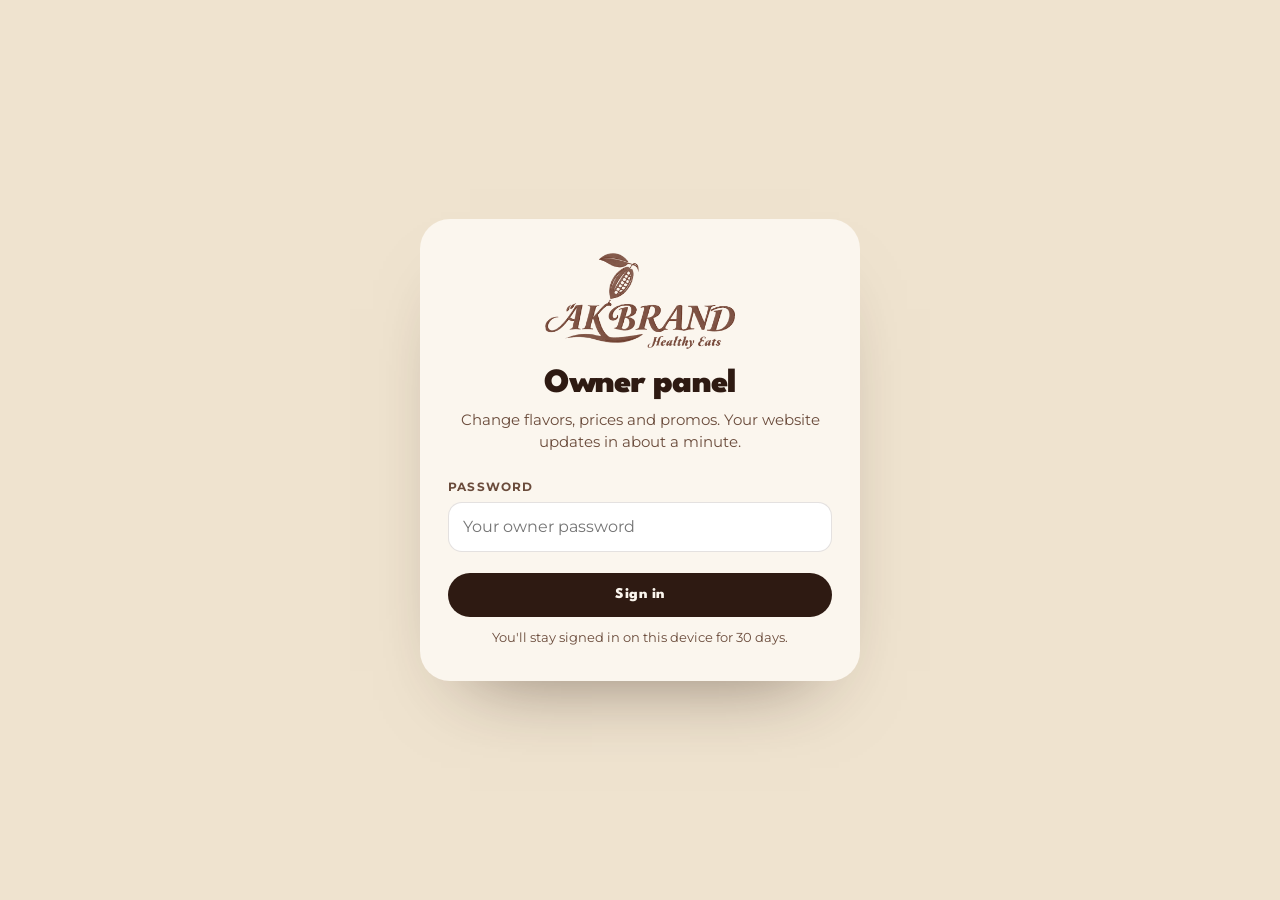
<file: admin.html>
<!doctype html>
<html lang="en">
<head>
<meta charset="utf-8">
<meta name="viewport" content="width=device-width,initial-scale=1,viewport-fit=cover">
<title>AK Bowl · Owner panel</title>
<meta name="robots" content="noindex, nofollow">
<meta name="theme-color" content="#2E1A12">
<link rel="icon" href="assets/pod.png">
<style>
@font-face{font-family:"League Spartan";font-weight:800;font-style:normal;font-display:swap;src:url(assets/fonts/league-spartan-latin-800-normal.woff2) format("woff2")}
@font-face{font-family:"League Spartan";font-weight:900;font-style:normal;font-display:swap;src:url(assets/fonts/league-spartan-latin-900-normal.woff2) format("woff2")}
@font-face{font-family:"Montserrat";font-weight:400;font-style:normal;font-display:swap;src:url(assets/fonts/montserrat-latin-400-normal.woff2) format("woff2")}
@font-face{font-family:"Montserrat";font-weight:600;font-style:normal;font-display:swap;src:url(assets/fonts/montserrat-latin-600-normal.woff2) format("woff2")}
@font-face{font-family:"Montserrat";font-weight:700;font-style:normal;font-display:swap;src:url(assets/fonts/montserrat-latin-700-normal.woff2) format("woff2")}
:root{--sand:#EFE3CF;--sand2:#E5D4B8;--paper:#FBF6EE;--cocoa:#2E1A12;--cocoa2:#6A4B3B;--line:rgba(46,26,18,.13);--ok:#2E7D32;--bad:#A8261F;--acc:#D9302C;
  --spartan:"League Spartan","Montserrat",system-ui,sans-serif;--sans:"Montserrat",system-ui,sans-serif}
*{box-sizing:border-box;margin:0;padding:0}
body{background:var(--sand);color:var(--cocoa);font-family:var(--sans);font-size:15px;line-height:1.5;-webkit-font-smoothing:antialiased;min-height:100vh}
button,input,select,textarea{font:inherit;color:inherit}
button{cursor:pointer;background:none;border:0}
a{color:inherit}
:focus-visible{outline:2.5px solid var(--acc);outline-offset:2px;border-radius:8px}
[hidden]{display:none!important}
h1,h2,h3{font-family:var(--spartan);font-weight:900;letter-spacing:-.02em;line-height:1}

/* login */
.login{min-height:100vh;display:grid;place-items:center;padding:24px}
.login .box{width:min(440px,100%);background:var(--paper);border-radius:30px;padding:34px 28px;box-shadow:0 40px 80px -50px rgba(46,26,18,.6)}
.login img{width:190px;margin:0 auto 18px;display:block}
.login h1{font-size:34px;text-align:center}
.login p.s{text-align:center;color:var(--cocoa2);margin:8px 0 24px}
.login details{margin-top:12px;font-size:13px;color:var(--cocoa2)}
.login summary{cursor:pointer;font-weight:600}
.login .alt{display:block;width:100%;margin-top:12px;text-align:center;font-weight:600;font-size:14px;color:var(--cocoa2);text-decoration:underline}
.err{color:var(--bad);font-size:13px;font-weight:600;min-height:1px;margin-top:6px}

/* shell */
.top{position:sticky;top:0;z-index:20;display:flex;align-items:center;gap:12px;padding:12px clamp(14px,3vw,28px);background:rgba(239,227,207,.9);-webkit-backdrop-filter:blur(12px);backdrop-filter:blur(12px);border-bottom:1px solid var(--line)}
.top img{height:34px}
.top .who{font-size:12px;color:var(--cocoa2);font-weight:600;line-height:1.2}
.top .who b{display:block;color:var(--cocoa);font-family:var(--spartan);font-size:16px;font-weight:900}
.top .sp{flex:1}
.status{font-size:12.5px;font-weight:700;padding:7px 12px;border-radius:999px;background:var(--paper);white-space:nowrap}
.status.dirty{background:#FFE7B8;color:#7A4B00}
.btn{display:inline-flex;align-items:center;justify-content:center;gap:8px;height:44px;padding:0 18px;border-radius:999px;background:var(--cocoa);color:var(--paper);font-family:var(--spartan);font-weight:800;font-size:15px;letter-spacing:.03em;white-space:nowrap;transition:transform .2s,opacity .2s}
.btn:hover{transform:translateY(-1px)}
.btn[disabled]{opacity:.45;pointer-events:none}
.btn.ghost{background:transparent;color:var(--cocoa);box-shadow:inset 0 0 0 1.5px var(--cocoa)}
.btn.red{background:var(--bad)}
.btn.sm{height:36px;padding:0 14px;font-size:13px}
.btn svg{width:17px;height:17px}
.layout{display:grid;grid-template-columns:220px minmax(0,1fr);gap:28px;max-width:1180px;margin:0 auto;padding:24px clamp(14px,3vw,28px) 120px}
.nav{position:sticky;top:84px;align-self:start;display:grid;gap:4px}
.nav button{display:flex;align-items:center;gap:12px;height:48px;padding:0 14px;border-radius:14px;font-weight:600;text-align:left;transition:background .2s}
.nav button svg{width:20px;height:20px;flex:none}
.nav button:hover{background:rgba(255,255,255,.4)}
.nav button[aria-current="page"]{background:var(--cocoa);color:var(--paper)}
.nav .n{margin-left:auto;font-size:11px;font-weight:700;background:var(--bad);color:#fff;border-radius:999px;padding:2px 7px}
.page h2{font-size:clamp(30px,4vw,42px);margin-bottom:6px}
.page .lead{color:var(--cocoa2);margin-bottom:22px;max-width:60ch}
.card{background:var(--paper);border-radius:24px;padding:22px;box-shadow:0 1px 0 rgba(255,255,255,.7) inset,0 20px 40px -34px rgba(46,26,18,.5);margin-bottom:16px}
.card h3{font-size:21px;margin-bottom:4px}
.card .hint{font-size:13px;color:var(--cocoa2)}
.grid2{display:grid;grid-template-columns:repeat(2,minmax(0,1fr));gap:16px}
.grid4{display:grid;grid-template-columns:repeat(4,minmax(0,1fr));gap:12px}
.stat{background:var(--paper);border-radius:20px;padding:16px 18px}
.stat b{display:block;font-family:var(--spartan);font-weight:900;font-size:34px;line-height:1}
.stat span{font-size:12px;font-weight:700;letter-spacing:.08em;text-transform:uppercase;color:var(--cocoa2)}
.row{display:flex;align-items:center;gap:14px}
.row .grow{flex:1;min-width:0}
.field{display:grid;gap:6px;margin-top:14px}
.field label{font-size:12px;font-weight:700;letter-spacing:.1em;text-transform:uppercase;color:var(--cocoa2)}
.field input,.field textarea,.field select{width:100%;min-height:48px;padding:12px 14px;border-radius:14px;border:1.5px solid var(--line);background:#fff;font-size:16px}
.field input:focus,.field textarea:focus{outline:0;border-color:var(--cocoa)}
.field .pre{display:flex;align-items:center;border:1.5px solid var(--line);border-radius:14px;background:#fff;overflow:hidden}
.field .pre span{padding:0 12px;font-weight:700;color:var(--cocoa2);background:var(--sand);align-self:stretch;display:grid;place-items:center}
.field .pre input{border:0;border-radius:0}
.fields3{display:grid;grid-template-columns:repeat(3,minmax(0,1fr));gap:12px}
.fields4{display:grid;grid-template-columns:repeat(4,minmax(0,1fr));gap:12px}
/* switch */
.sw{position:relative;width:54px;height:32px;border-radius:16px;background:#CDBBA0;flex:none;transition:background .25s}
.sw::after{content:"";position:absolute;top:3px;left:3px;width:26px;height:26px;border-radius:50%;background:#fff;box-shadow:0 2px 6px rgba(0,0,0,.25);transition:transform .3s cubic-bezier(.34,1.56,.64,1)}
.sw[aria-checked="true"]{background:var(--ok)}
.sw[aria-checked="true"]::after{transform:translateX(22px)}
.sw.red[aria-checked="true"]{background:var(--bad)}
.bigsw{display:flex;align-items:center;gap:18px}
.bigsw .t b{font-family:var(--spartan);font-weight:900;font-size:24px;display:block}
.dot{width:12px;height:12px;border-radius:50%;display:inline-block;margin-right:6px;vertical-align:middle}
.annprev{margin-top:14px;height:36px;border-radius:12px;display:flex;align-items:center;justify-content:center;background:var(--cocoa);color:var(--paper);font-size:13px;font-weight:600;padding:0 12px;white-space:nowrap;overflow:hidden;text-overflow:ellipsis}
.annprev.closed{background:var(--bad)}
.annprev.off{opacity:.35}
/* quick sold-out chips */
.chips{display:flex;flex-wrap:wrap;gap:8px;margin-top:14px}
.chip{display:flex;align-items:center;gap:8px;height:42px;padding:0 14px 0 5px;border-radius:999px;background:#fff;box-shadow:inset 0 0 0 1.5px var(--line);font-weight:600;font-size:14px}
.chip i{width:32px;height:32px;border-radius:50%;background:linear-gradient(to bottom,#F4EAD8 54%,var(--c) 54%)}
.chip[aria-pressed="true"]{background:#FBE4E1;box-shadow:inset 0 0 0 1.5px var(--bad);color:var(--bad);text-decoration:line-through}
/* flavor list */
.fl{display:grid;gap:10px}
.fitem{display:grid;grid-template-columns:auto 64px minmax(0,1fr) auto;align-items:center;gap:14px;background:var(--paper);border-radius:20px;padding:10px 14px 10px 8px}
.fitem.hid{opacity:.55}
.fitem .ord{display:grid;gap:2px}
.fitem .ord button{width:30px;height:24px;border-radius:8px;display:grid;place-items:center;color:var(--cocoa2)}
.fitem .ord button:hover{background:var(--sand)}
.fitem .ord svg{width:14px;height:14px}
.fitem img{width:64px;height:64px;border-radius:50%;object-fit:cover;object-position:50% 40%;box-shadow:0 0 0 3px var(--c)}
.fitem b{font-family:var(--spartan);font-weight:900;font-size:19px;display:block;line-height:1.1}
.fitem small{color:var(--cocoa2);font-size:12.5px}
.tags{display:flex;gap:5px;flex-wrap:wrap;margin-top:4px}
.tg{font-size:10.5px;font-weight:700;letter-spacing:.08em;text-transform:uppercase;padding:3px 8px;border-radius:999px;background:var(--sand)}
.tg.out{background:#FBE4E1;color:var(--bad)}.tg.new{background:var(--cocoa);color:var(--paper)}.tg.hid{background:#ddd}
.fitem .acts{display:flex;align-items:center;gap:8px}
/* promos */
.prow{display:grid;grid-template-columns:minmax(0,1fr) 110px auto auto;gap:10px;align-items:end;padding:12px 0;border-bottom:1px dashed var(--line)}
.prow .field{margin-top:0}
.iconbtn{width:44px;height:44px;border-radius:12px;display:grid;place-items:center;background:#fff;box-shadow:inset 0 0 0 1.5px var(--line)}
.iconbtn svg{width:18px;height:18px}
.iconbtn.del:hover{color:var(--bad);box-shadow:inset 0 0 0 1.5px var(--bad)}
.calc{margin-top:16px;padding:14px 16px;border-radius:16px;background:var(--sand);font-size:14px}
.calc b{font-family:var(--spartan);font-weight:900}
/* editor modal */
.ov{position:fixed;inset:0;z-index:40;background:rgba(46,26,18,.45);-webkit-backdrop-filter:blur(4px);backdrop-filter:blur(4px)}
.modal{position:fixed;z-index:41;left:50%;top:50%;transform:translate(-50%,-50%);width:min(760px,calc(100% - 24px));max-height:calc(100% - 32px);overflow:auto;background:var(--sand);border-radius:28px;padding:24px;overscroll-behavior:contain}
.modal .mh{display:flex;align-items:center;gap:12px;margin-bottom:6px}
.modal .mh h3{font-size:28px;flex:1}
.ed{display:grid;grid-template-columns:200px minmax(0,1fr);gap:22px}
.phbox{position:relative;border-radius:22px;overflow:hidden;aspect-ratio:3/4;background:var(--sand2);display:grid;place-items:center}
.phbox img{position:absolute;inset:0;width:100%;height:100%;object-fit:cover}
.phbox label{position:absolute;left:10px;right:10px;bottom:10px;display:flex;align-items:center;justify-content:center;gap:6px;height:40px;border-radius:999px;background:rgba(46,26,18,.85);color:#fff;font-weight:700;font-size:13px;cursor:pointer}
.phbox input{position:absolute;opacity:0;width:1px;height:1px}
.phbox label svg{width:18px;height:18px;flex:none}
.lidprev{margin-top:14px;width:120px;height:120px;border-radius:50%;margin-inline:auto;background:linear-gradient(to bottom,#F4EAD8 56%,var(--c) 56%);box-shadow:0 14px 24px -12px rgba(0,0,0,.5),inset 0 0 0 2px rgba(255,255,255,.6);display:grid;place-items:center;text-align:center;font-family:var(--spartan);font-weight:900;font-size:13px;line-height:1.1;color:var(--ink);padding:0 14px 30px}
.colors{display:grid;grid-template-columns:repeat(4,minmax(0,1fr));gap:10px}
.colors input[type=color]{width:100%;height:48px;padding:4px;border-radius:14px;border:1.5px solid var(--line);background:#fff}
.togs{display:grid;gap:12px;margin-top:16px}
.tog{display:flex;align-items:center;gap:12px;font-weight:600}
.tog small{display:block;font-weight:400;color:var(--cocoa2);font-size:12.5px}
.mf{display:flex;gap:10px;margin-top:22px;flex-wrap:wrap}
.mf .sp{flex:1}
/* orders */
.otabs{display:flex;gap:6px;flex-wrap:wrap;margin:6px 0 14px}
.otab{height:40px;padding:0 14px;border-radius:999px;font-weight:600;font-size:14px;background:var(--paper);box-shadow:inset 0 0 0 1.5px var(--line)}
.otab[aria-pressed="true"]{background:var(--cocoa);color:var(--paper);box-shadow:none}
.otab small{opacity:.7;margin-left:4px}
.osearch{width:100%;min-height:46px;padding:0 16px;border-radius:14px;border:1.5px solid var(--line);background:#fff;font-size:16px;margin-bottom:14px}
.olist{display:grid;gap:12px}
.ocard{background:var(--paper);border-radius:22px;padding:18px 18px 16px;box-shadow:0 20px 40px -34px rgba(46,26,18,.5);border-left:6px solid var(--sc,#999)}
.ocard.st-new{--sc:#D97706;background:#FFF8EA}.ocard.st-confirmed{--sc:#2563EB}.ocard.st-delivered{--sc:var(--ok)}.ocard.st-cancelled{--sc:#9CA3AF;opacity:.7}
.oh{display:flex;align-items:center;gap:10px;flex-wrap:wrap}
.oh b{font-family:var(--spartan);font-weight:900;font-size:20px}
.oh .when{margin-left:auto;font-size:12.5px;color:var(--cocoa2);font-weight:600}
.pill{font-size:11px;font-weight:800;letter-spacing:.1em;text-transform:uppercase;padding:4px 10px;border-radius:999px;color:#fff;background:var(--sc)}
.cust{display:flex;align-items:center;gap:8px;flex-wrap:wrap;margin-top:10px}
.cust b{font-size:17px;margin-right:4px}
.cust a{display:inline-flex;align-items:center;gap:6px;height:34px;padding:0 12px;border-radius:999px;background:#fff;box-shadow:inset 0 0 0 1.5px var(--line);text-decoration:none;font-weight:600;font-size:13.5px}
.cust a.wa{background:#25D366;color:#fff;box-shadow:none}
.cust svg{width:15px;height:15px}
.addr,.onote{font-size:14px;margin-top:8px;color:var(--cocoa2)}
.oitems{list-style:none;display:flex;flex-wrap:wrap;gap:6px;margin-top:10px}
.oitems li{font-size:13px;font-weight:600;padding:5px 10px;border-radius:999px;background:var(--sand)}
.otot{margin-top:10px;font-size:14px}
.otot b{font-family:var(--spartan);font-weight:900;font-size:20px}
.otot small{color:var(--cocoa2)}
.oact{display:flex;gap:8px;flex-wrap:wrap;margin-top:14px}
.oact .btn{height:40px}
.btn.blue{background:#2563EB}.btn.green{background:var(--ok)}
.topfl{display:grid;gap:8px;margin-top:10px}
.topfl div{display:grid;grid-template-columns:110px 1fr 40px;gap:10px;align-items:center;font-size:13.5px;font-weight:600}
.topfl i{display:block;height:12px;border-radius:6px;background:var(--c,var(--cocoa))}
.topfl span:last-child{text-align:right;font-family:var(--spartan);font-weight:900}
.empty-o{text-align:center;padding:40px 10px;color:var(--cocoa2)}
.empty-o b{display:block;font-family:var(--spartan);font-weight:900;font-size:22px;color:var(--cocoa);margin-bottom:6px}

/* toast + publish overlay */
.toast{position:fixed;left:50%;bottom:24px;z-index:60;transform:translate(-50%,20px);opacity:0;background:var(--cocoa);color:var(--paper);padding:12px 18px;border-radius:999px;font-weight:600;font-size:14px;transition:opacity .3s,transform .35s;pointer-events:none;max-width:calc(100% - 32px);text-align:center}
.toast.on{opacity:1;transform:translate(-50%,0)}
.pub{position:fixed;inset:0;z-index:70;display:grid;place-items:center;background:rgba(46,26,18,.55);padding:20px}
.pub .box{width:min(420px,100%);background:var(--paper);border-radius:28px;padding:30px 26px;text-align:center}
.pub h3{font-size:28px;margin:12px 0 6px}
.pub p{color:var(--cocoa2)}
.spin{width:54px;height:54px;border-radius:50%;border:5px solid var(--sand2);border-top-color:var(--cocoa);margin:0 auto;animation:sp 1s linear infinite}
@keyframes sp{to{transform:rotate(360deg)}}
.steps{list-style:none;text-align:left;margin:16px 0 6px;display:grid;gap:6px;font-size:14px}
.steps li::before{content:"○ ";color:var(--cocoa2)}
.steps li.done::before{content:"✓ ";color:var(--ok);font-weight:800}
.demo-note{background:#FFE7B8;color:#5A3A00;border-radius:16px;padding:12px 16px;font-size:13.5px;margin-bottom:16px}

@media (max-width:860px){
  .layout{grid-template-columns:minmax(0,1fr);gap:12px;padding-top:12px}
  .nav,.page{min-width:0}
  .nav{position:sticky;top:66px;z-index:10;display:flex;overflow-x:auto;gap:6px;padding:6px 0 10px;background:var(--sand);scrollbar-width:none;margin:0 calc(-1 * clamp(14px,3vw,28px));padding-inline:clamp(14px,3vw,28px)}
  .nav::-webkit-scrollbar{display:none}
  .nav button{flex:none;height:42px;white-space:nowrap}
  .grid2{grid-template-columns:minmax(0,1fr)}
  .card,.field,.field input{min-width:0}
  .grid4{grid-template-columns:repeat(2,minmax(0,1fr))}
  .ed{grid-template-columns:1fr}
  .phbox{max-width:220px;margin-inline:auto;width:100%}
  .top .who{display:none}
  .fields4{grid-template-columns:repeat(2,minmax(0,1fr))}
}
@media (max-width:560px){
  .top img{height:28px}
  .status{display:none}
  .btn{padding:0 14px;font-size:14px}
  #previewBtn span{display:none}
  .fitem{grid-template-columns:auto 52px minmax(0,1fr);row-gap:8px}
  .fitem img{width:52px;height:52px}
  .fitem .acts{grid-column:1/-1;justify-content:flex-end}
  .prow{grid-template-columns:minmax(0,1fr) 90px;}
  .fields3{grid-template-columns:1fr 1fr}
  .colors{grid-template-columns:repeat(2,minmax(0,1fr))}
}
</style>
</head>
<body>

<!-- LOGIN -->
<main class="login" id="login">
  <div class="box">
    <img src="assets/logo-brown.png" alt="AK Brand · Healthy Eats">
    <h1>Owner panel</h1>
    <p class="s">Change flavors, prices and promos. Your website updates in about a minute.</p>
    <form id="loginForm" novalidate>
      <div class="field"><label for="pw">Password</label><input id="pw" type="password" autocomplete="current-password" placeholder="Your owner password"></div>
      <p class="err" id="loginErr"></p>
      <button class="btn" type="submit" style="width:100%;margin-top:14px" id="loginBtn">Sign in</button>
      <p class="s" style="font-size:12.5px;margin:12px 0 0">You'll stay signed in on this device for 30 days.</p>
    </form>
  </div>
</main>

<!-- APP -->
<div id="app" hidden>
  <header class="top">
    <img src="assets/logo-brown.png" alt="AK Brand">
    <div class="who"><b>Owner panel</b><span id="whoTxt"></span></div>
    <span class="sp"></span>
    <span class="status" id="status">All published</span>
    <button class="btn ghost" type="button" id="previewBtn" title="Preview your changes on the website"><svg viewBox="0 0 24 24" fill="none" stroke="currentColor" stroke-width="2"><path d="M2 12s3.6-7 10-7 10 7 10 7-3.6 7-10 7S2 12 2 12z"/><circle cx="12" cy="12" r="3"/></svg><span>Preview</span></button>
    <button class="btn" type="button" id="publishBtn" disabled>Publish</button>
  </header>
  <div class="layout">
    <nav class="nav" id="nav" aria-label="Sections">
      <button type="button" data-p="orders" aria-current="page"><svg viewBox="0 0 24 24" fill="none" stroke="currentColor" stroke-width="2" stroke-linejoin="round"><path d="M6 3h12v18l-3-2-3 2-3-2-3 2z"/><path d="M9 8h6M9 12h6"/></svg>Orders<span class="n" id="ordBadge" hidden>0</span></button>
      <button type="button" data-p="home"><svg viewBox="0 0 24 24" fill="none" stroke="currentColor" stroke-width="2" stroke-linejoin="round"><path d="M3 11l9-7 9 7v9a1 1 0 0 1-1 1h-5v-6H9v6H4a1 1 0 0 1-1-1z"/></svg>Today</button>
      <button type="button" data-p="flavors"><svg viewBox="0 0 24 24" fill="none" stroke="currentColor" stroke-width="2"><ellipse cx="12" cy="8" rx="8" ry="3"/><path d="M4 8l1.5 10a2 2 0 0 0 2 1.7h9a2 2 0 0 0 2-1.7L20 8"/></svg>Flavors</button>
      <button type="button" data-p="prices"><svg viewBox="0 0 24 24" fill="none" stroke="currentColor" stroke-width="2" stroke-linecap="round"><path d="M12 2v20M17 6.5C16 5 14.2 4.5 12 4.5c-2.8 0-4.5 1.4-4.5 3.4 0 4.6 9.5 2.6 9.5 7.6 0 2-1.9 3.5-5 3.5-2.4 0-4.2-.7-5.2-2.3"/></svg>Prices &amp; delivery</button>
      <button type="button" data-p="promos"><svg viewBox="0 0 24 24" fill="none" stroke="currentColor" stroke-width="2" stroke-linejoin="round"><path d="M3 12V4a1 1 0 0 1 1-1h8l9 9-9 9z"/><circle cx="8" cy="8" r="1.5"/></svg>Promo codes</button>
      <button type="button" data-p="store"><svg viewBox="0 0 24 24" fill="none" stroke="currentColor" stroke-width="2" stroke-linejoin="round"><circle cx="12" cy="12" r="3"/><path d="M19.4 15a1.7 1.7 0 0 0 .3 1.8l.1.1a2 2 0 1 1-2.8 2.8l-.1-.1a1.7 1.7 0 0 0-1.8-.3 1.7 1.7 0 0 0-1 1.5V21a2 2 0 1 1-4 0v-.1a1.7 1.7 0 0 0-1.1-1.5 1.7 1.7 0 0 0-1.8.3l-.1.1a2 2 0 1 1-2.8-2.8l.1-.1a1.7 1.7 0 0 0 .3-1.8 1.7 1.7 0 0 0-1.5-1H3a2 2 0 1 1 0-4h.1a1.7 1.7 0 0 0 1.5-1.1 1.7 1.7 0 0 0-.3-1.8l-.1-.1a2 2 0 1 1 2.8-2.8l.1.1a1.7 1.7 0 0 0 1.8.3H9a1.7 1.7 0 0 0 1-1.5V3a2 2 0 1 1 4 0v.1a1.7 1.7 0 0 0 1 1.5 1.7 1.7 0 0 0 1.8-.3l.1-.1a2 2 0 1 1 2.8 2.8l-.1.1a1.7 1.7 0 0 0-.3 1.8V9a1.7 1.7 0 0 0 1.5 1H21a2 2 0 1 1 0 4h-.1a1.7 1.7 0 0 0-1.5 1z"/></svg>Store &amp; contact</button>
    </nav>
    <main id="page" class="page"></main>
  </div>
</div>

<div class="ov" id="ov" hidden></div>
<section class="modal" id="modal" role="dialog" aria-modal="true" aria-labelledby="edTitle" hidden></section>
<div class="pub" id="pub" hidden><div class="box" id="pubBox"></div></div>
<div class="toast" id="toast" role="status"></div>

<script src="admin.js"></script>
</body>
</html>
</file>
<file: assets/xmas.css>
/* ================= AK BOWL · CHRISTMAS EDITION =================
   Everything here only applies when <html class="xmas">, which is set from data.js ("season": "christmas")
   or the "Christmas look" switch in admin.html. Turn it off and the normal site comes back untouched.
   Nothing here changes the 3D scene or the existing animations. */
.xmas{--xred:#B3121B;--xred2:#7E0B13;--xgreen:#164A33;--xgold:#E9B562;--snow:#FFFFFF}

/* page: faint snowflake pattern on the sand background */
.xmas body{background-color:var(--sand);background-image:url("data:image/svg+xml,%3Csvg xmlns='http://www.w3.org/2000/svg' width='260' height='260'%3E%3Cg fill='none' stroke='%23A9825A' stroke-opacity='.2' stroke-width='2' stroke-linecap='round'%3E%3Cg transform='translate(46 58)'%3E%3Cpath d='M0-13V13M-11.3-6.5L11.3 6.5M-11.3 6.5L11.3-6.5M-4-10L0-6L4-10M-4 10L0 6L4 10'/%3E%3C/g%3E%3Cg transform='translate(190 150) scale(.7)'%3E%3Cpath d='M0-13V13M-11.3-6.5L11.3 6.5M-11.3 6.5L11.3-6.5M-4-10L0-6L4-10M-4 10L0 6L4 10'/%3E%3C/g%3E%3Cg transform='translate(96 214) scale(.5)'%3E%3Cpath d='M0-13V13M-11.3-6.5L11.3 6.5M-11.3 6.5L11.3-6.5'/%3E%3C/g%3E%3C/g%3E%3C/svg%3E")}

/* top banner: Christmas ribbon + a string of lights hanging under it */
.xmas .ann{background:linear-gradient(90deg,var(--xred2),var(--xred) 30%,var(--xred) 70%,var(--xred2));color:#fff;font-weight:700;letter-spacing:.03em}
.xmas .ann.closed{background:#5A0A10}
.xlights{position:fixed;left:0;right:0;top:0;z-index:53;height:26px;pointer-events:none;
  background:url("data:image/svg+xml,%3Csvg xmlns='http://www.w3.org/2000/svg' width='120' height='26'%3E%3Cpath d='M0 3Q30 12 60 3Q90 12 120 3' stroke='%23173A26' stroke-width='1.6' fill='none'/%3E%3Cg%3E%3Crect x='13' y='6.5' width='5' height='4' rx='1' fill='%23394'/%3E%3Cellipse cx='15.5' cy='15.5' rx='4' ry='6' fill='%23FF3A3A'/%3E%3Crect x='42' y='6.5' width='5' height='4' rx='1' fill='%23394'/%3E%3Cellipse cx='44.5' cy='15.5' rx='4' ry='6' fill='%23FFC93C'/%3E%3Crect x='73' y='6.5' width='5' height='4' rx='1' fill='%23394'/%3E%3Cellipse cx='75.5' cy='15.5' rx='4' ry='6' fill='%2335C46A'/%3E%3Crect x='102' y='6.5' width='5' height='4' rx='1' fill='%23394'/%3E%3Cellipse cx='104.5' cy='15.5' rx='4' ry='6' fill='%234FA8FF'/%3E%3C/g%3E%3C/svg%3E") repeat-x 0 0/120px 26px;
  filter:drop-shadow(0 0 4px rgba(255,214,120,.55))}
.xmas body.has-ann .xlights{top:36px}
.xmas body.has-ann .hd{padding-top:20px}
.xmas body.has-ann .hd.solid{padding-top:16px}
@keyframes xTwinkle{0%,100%{filter:drop-shadow(0 0 3px rgba(255,214,120,.35))}50%{filter:drop-shadow(0 0 8px rgba(255,214,120,.85))}}
.xlights{animation:xTwinkle 2.6s ease-in-out infinite}

/* gentle snowfall over the page (never blocks taps) */
.xsnow{position:fixed;inset:0;z-index:45;pointer-events:none;overflow:hidden}
.xsnow i{position:absolute;left:0;right:0;top:-100%;height:200%;opacity:.9;will-change:transform}
.xsnow i:nth-child(1){background-image:radial-gradient(circle at 20px 30px,#fff 0 2px,rgba(150,120,90,.25) 2.6px,transparent 3.4px),radial-gradient(circle at 140px 110px,#fff 0 1.6px,rgba(150,120,90,.22) 2.2px,transparent 3px),radial-gradient(circle at 80px 190px,#fff 0 2.4px,rgba(150,120,90,.25) 3px,transparent 3.8px);background-size:220px 240px;animation:xFall 26s linear infinite}
.xsnow i:nth-child(2){background-image:radial-gradient(circle at 60px 60px,#fff 0 1.2px,rgba(150,120,90,.2) 1.8px,transparent 2.4px),radial-gradient(circle at 170px 160px,#fff 0 1.4px,rgba(150,120,90,.2) 2px,transparent 2.6px);background-size:260px 220px;opacity:.7;animation:xFall 40s linear infinite}
@keyframes xFall{from{transform:translate3d(0,0,0)}to{transform:translate3d(40px,50%,0)}}
@media (prefers-reduced-motion:reduce){.xsnow{display:none}.xlights{animation:none}}

/* Santa hat on the logo and on the loader pod */
.xmas .hd .logo{position:relative}
.xmas .hd .logo::before{content:"";position:absolute;left:22%;top:-26%;width:34%;height:auto;aspect-ratio:64/56;z-index:1;transform:rotate(-10deg);transition:transform .4s var(--ease);
  background:url("data:image/svg+xml,%3Csvg xmlns='http://www.w3.org/2000/svg' viewBox='0 0 64 56'%3E%3Cpath d='M8 42C13 22 28 6 44 6c9 0 14 9 12 22-3-6-7-9-11-7-6 3-6 13-3 21z' fill='%23C8141E'/%3E%3Cpath d='M30 12c6-4 13-3 17 1' stroke='%23fff' stroke-opacity='.25' stroke-width='3' fill='none' stroke-linecap='round'/%3E%3Crect x='3' y='37' width='46' height='13' rx='6.5' fill='%23fff'/%3E%3Ccircle cx='56' cy='30' r='7.5' fill='%23fff'/%3E%3C/svg%3E") no-repeat center/contain;
  filter:drop-shadow(0 3px 3px rgba(46,26,18,.25))}

.xmas .loader .in{position:relative}
.xmas .loader .in::before{content:"";position:absolute;left:50%;top:-22px;width:46px;height:40px;margin-left:-6px;transform:rotate(14deg);z-index:1;
  background:url("data:image/svg+xml,%3Csvg xmlns='http://www.w3.org/2000/svg' viewBox='0 0 64 56'%3E%3Cpath d='M8 42C13 22 28 6 44 6c9 0 14 9 12 22-3-6-7-9-11-7-6 3-6 13-3 21z' fill='%23C8141E'/%3E%3Crect x='3' y='37' width='46' height='13' rx='6.5' fill='%23fff'/%3E%3Ccircle cx='56' cy='30' r='7.5' fill='%23fff'/%3E%3C/svg%3E") no-repeat center/contain}

/* holly next to every section label */
.xmas .eyebrow::before{content:"";display:inline-block;width:26px;height:18px;margin-right:9px;vertical-align:-4px;
  background:url("data:image/svg+xml,%3Csvg xmlns='http://www.w3.org/2000/svg' viewBox='0 0 40 28'%3E%3Cpath d='M20 16C14 6 4 4 2 10c4 0 4 4 2 6 4 0 6 4 4 6 6-2 10-2 12-6z' fill='%231F6B3A'/%3E%3Cpath d='M20 16c6-10 16-12 18-6-4 0-4 4-2 6-4 0-6 4-4 6-6-2-10-2-12-6z' fill='%23288A4A'/%3E%3Ccircle cx='16.5' cy='17' r='4' fill='%23D21F26'/%3E%3Ccircle cx='23.5' cy='17' r='4' fill='%23B8121A'/%3E%3Ccircle cx='20' cy='11.5' r='4' fill='%23E5333A'/%3E%3C/svg%3E") no-repeat center/contain}

/* hero: Christmas script line + red offer button */
.xmas .hero-txt .script{color:var(--xred)}
.xmas .hero .cta .btn.ghost{position:relative;background:var(--xred);border-color:var(--xred);color:#fff;box-shadow:0 18px 30px -16px rgba(179,18,27,.75)}
.xmas .hero .cta .btn.ghost::after{content:"Christmas offer";position:absolute;right:-8px;top:-13px;padding:4px 10px;border-radius:999px;background:var(--xgreen);color:#fff;font-family:var(--sans);font-weight:700;font-size:10px;letter-spacing:.12em;text-transform:uppercase;transform:rotate(4deg);box-shadow:0 6px 12px -6px rgba(0,0,0,.4)}

/* the moving band: candy red with snowflakes */
.xmas .marquee{background:var(--xred);color:#fff;box-shadow:inset 0 3px 0 rgba(255,255,255,.18),inset 0 -3px 0 rgba(0,0,0,.18)}
.xmas .marquee span::after{content:"❄";width:auto;height:auto;border-radius:0;background:none;color:#fff;font-size:.75em;line-height:1}

/* flavor cards: a little snow on top */
.xmas .card::after{content:"";position:absolute;left:14px;right:14px;top:-7px;height:20px;z-index:4;pointer-events:none;
  background:url("data:image/svg+xml,%3Csvg xmlns='http://www.w3.org/2000/svg' viewBox='0 0 300 24' preserveAspectRatio='none'%3E%3Cpath d='M6 6Q4 0 14 0H286Q296 0 294 6V10C284 18 276 8 266 14C254 22 244 10 232 16C220 22 210 12 198 17C184 23 174 11 160 16C148 21 138 12 126 17C112 22 102 10 88 15C76 20 64 12 52 17C38 22 28 10 16 15C10 18 8 14 6 12Z' fill='%23fff'/%3E%3C/svg%3E") no-repeat center/100% 100%;
  filter:drop-shadow(0 3px 2px rgba(46,26,18,.14))}

/* the box: deep Christmas red with gold sparkle + holly */
.xmas .box{background:linear-gradient(155deg,#9A111B 0%,#6E0A12 55%,#3E060B 100%)}
.xmas .box::before{background:radial-gradient(45% 55% at 88% 8%,rgba(233,181,98,.28),transparent 70%),radial-gradient(40% 50% at 0% 100%,rgba(233,181,98,.14),transparent 70%),
  radial-gradient(circle at 12% 22%,rgba(255,255,255,.5) 0 1.5px,transparent 2.5px),radial-gradient(circle at 64% 14%,rgba(255,255,255,.4) 0 1.2px,transparent 2px),radial-gradient(circle at 36% 78%,rgba(255,255,255,.45) 0 1.4px,transparent 2.4px),radial-gradient(circle at 82% 66%,rgba(255,255,255,.35) 0 1.2px,transparent 2px)}
.xmas .box::after{content:"";position:absolute;right:clamp(10px,3vw,40px);top:clamp(10px,2.5vw,30px);width:clamp(70px,9vw,120px);aspect-ratio:40/28;pointer-events:none;
  background:url("data:image/svg+xml,%3Csvg xmlns='http://www.w3.org/2000/svg' viewBox='0 0 40 28'%3E%3Cpath d='M20 16C14 6 4 4 2 10c4 0 4 4 2 6 4 0 6 4 4 6 6-2 10-2 12-6z' fill='%232E8B57'/%3E%3Cpath d='M20 16c6-10 16-12 18-6-4 0-4 4-2 6-4 0-6 4-4 6-6-2-10-2-12-6z' fill='%233BA066'/%3E%3Ccircle cx='16.5' cy='17' r='4' fill='%23FF3B42'/%3E%3Ccircle cx='23.5' cy='17' r='4' fill='%23E01E26'/%3E%3Ccircle cx='20' cy='11.5' r='4' fill='%23FF5A60'/%3E%3C/svg%3E") no-repeat center/contain;transform:rotate(12deg)}
.xmas .box .eyebrow{color:rgba(255,236,210,.75)}
.xmas .box .eyebrow::after{content:"Christmas offer";display:inline-block;margin-left:12px;padding:4px 10px;border-radius:999px;background:var(--xgold);color:#4A070C;font-size:10px;letter-spacing:.14em;vertical-align:2px}

/* footer: pine green with a snowy edge + greeting */
.xmas .foot{position:relative;background:linear-gradient(180deg,#1A5239,var(--xgreen) 40%,#0E3122)}
.xmas .foot::before{content:"";position:absolute;left:0;right:0;top:-1px;height:28px;pointer-events:none;
  background:url("data:image/svg+xml,%3Csvg xmlns='http://www.w3.org/2000/svg' viewBox='0 0 600 28' preserveAspectRatio='none'%3E%3Cpath d='M0 0H600V12C580 22 562 8 540 16C516 25 500 9 476 17C452 25 436 10 412 18C388 26 372 10 348 17C324 24 306 9 282 16C258 23 242 8 218 16C194 24 176 10 152 17C128 24 112 9 88 16C64 23 46 9 24 16C14 19 6 16 0 13Z' fill='%23fff'/%3E%3C/svg%3E") no-repeat center/100% 100%}
.xmas .foot .xmsg{font-family:var(--script);font-size:clamp(34px,5vw,54px);line-height:1;color:var(--xgold)}
.xmas .foot .links a{border-color:rgba(255,255,255,.3)}
</file>
